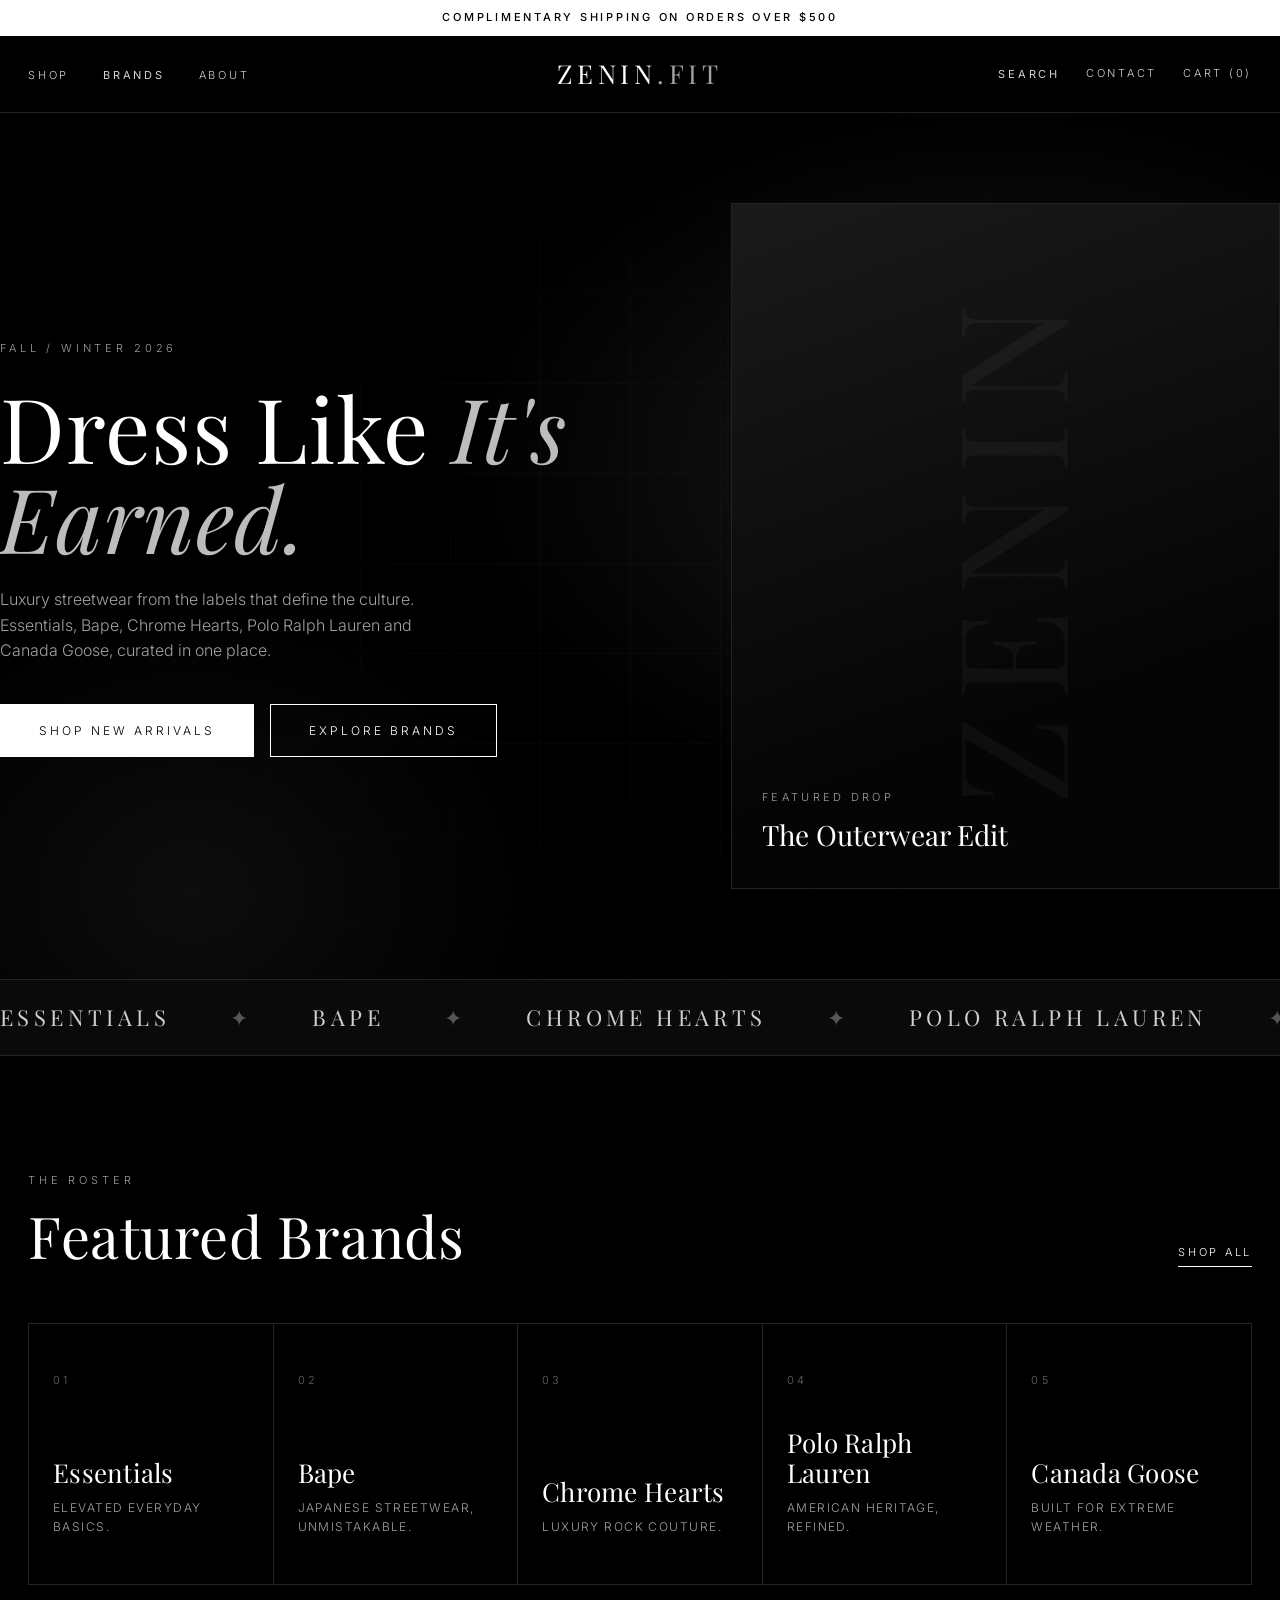
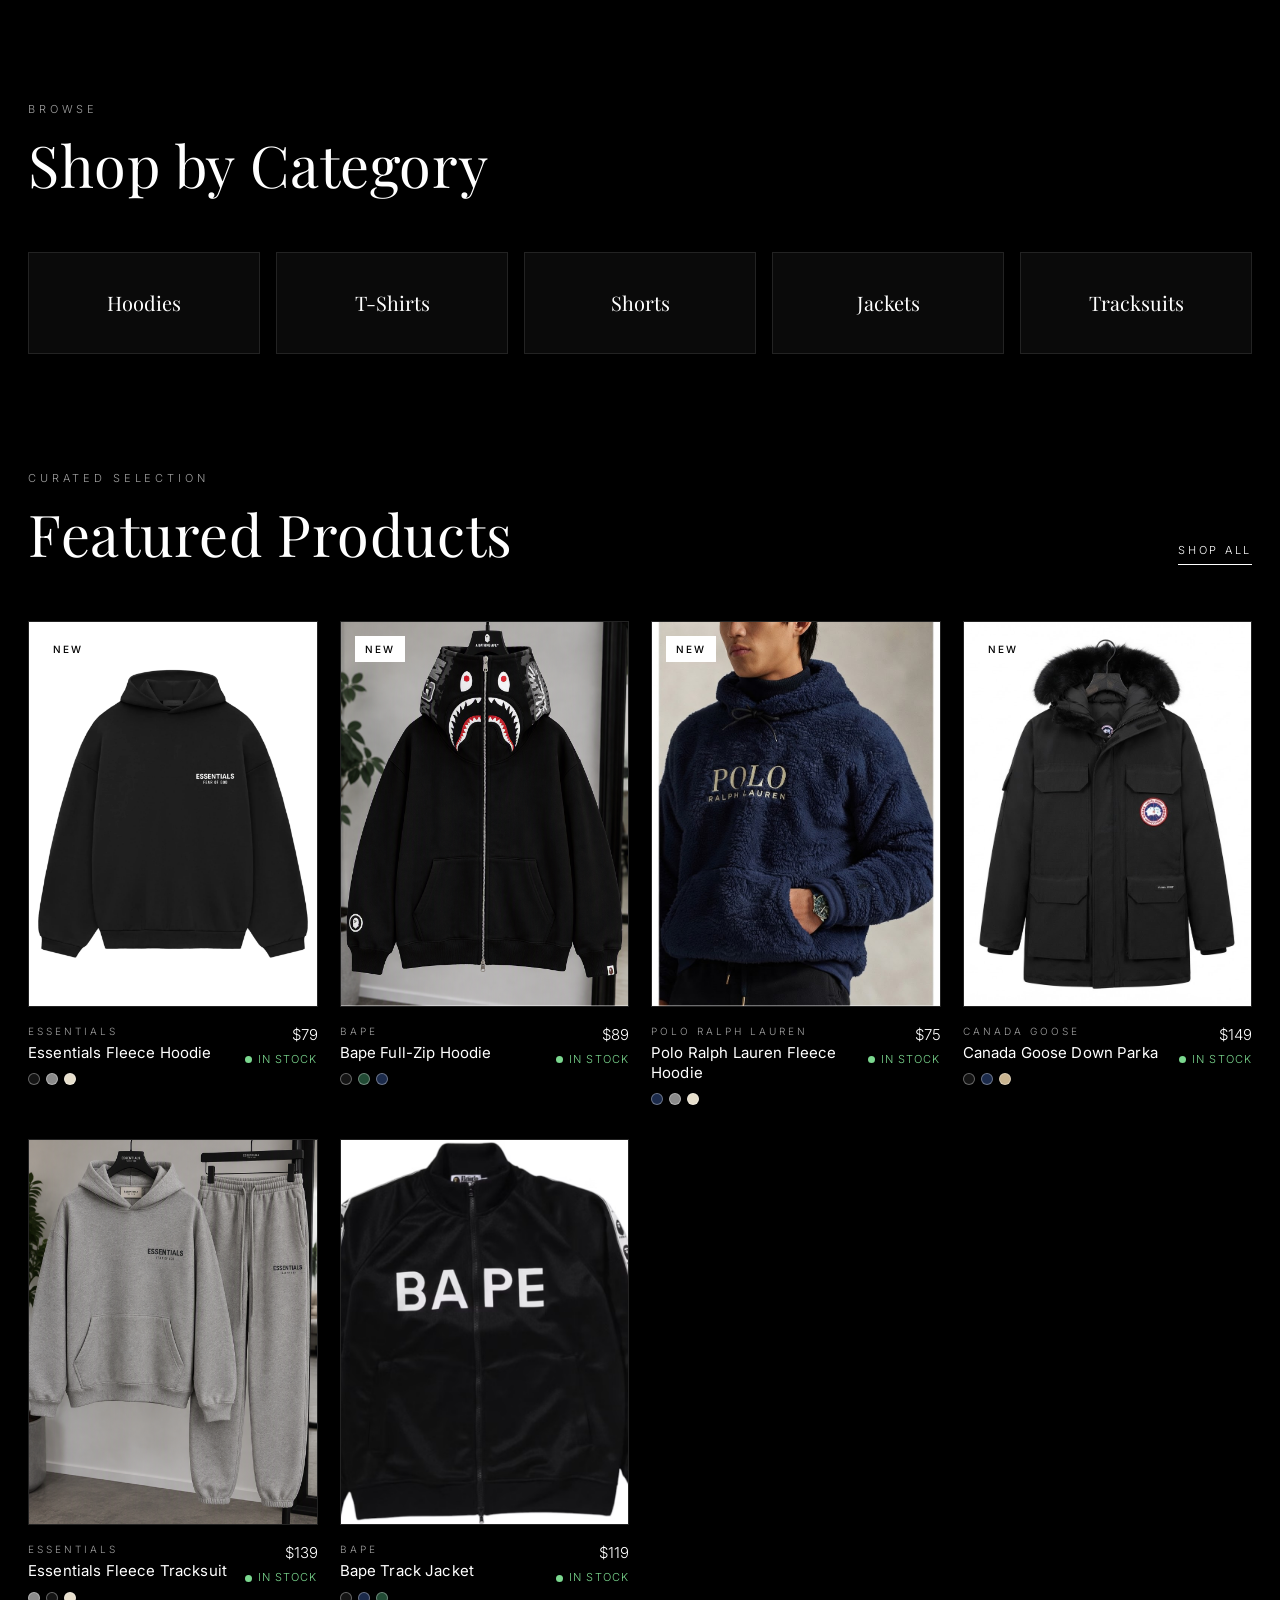
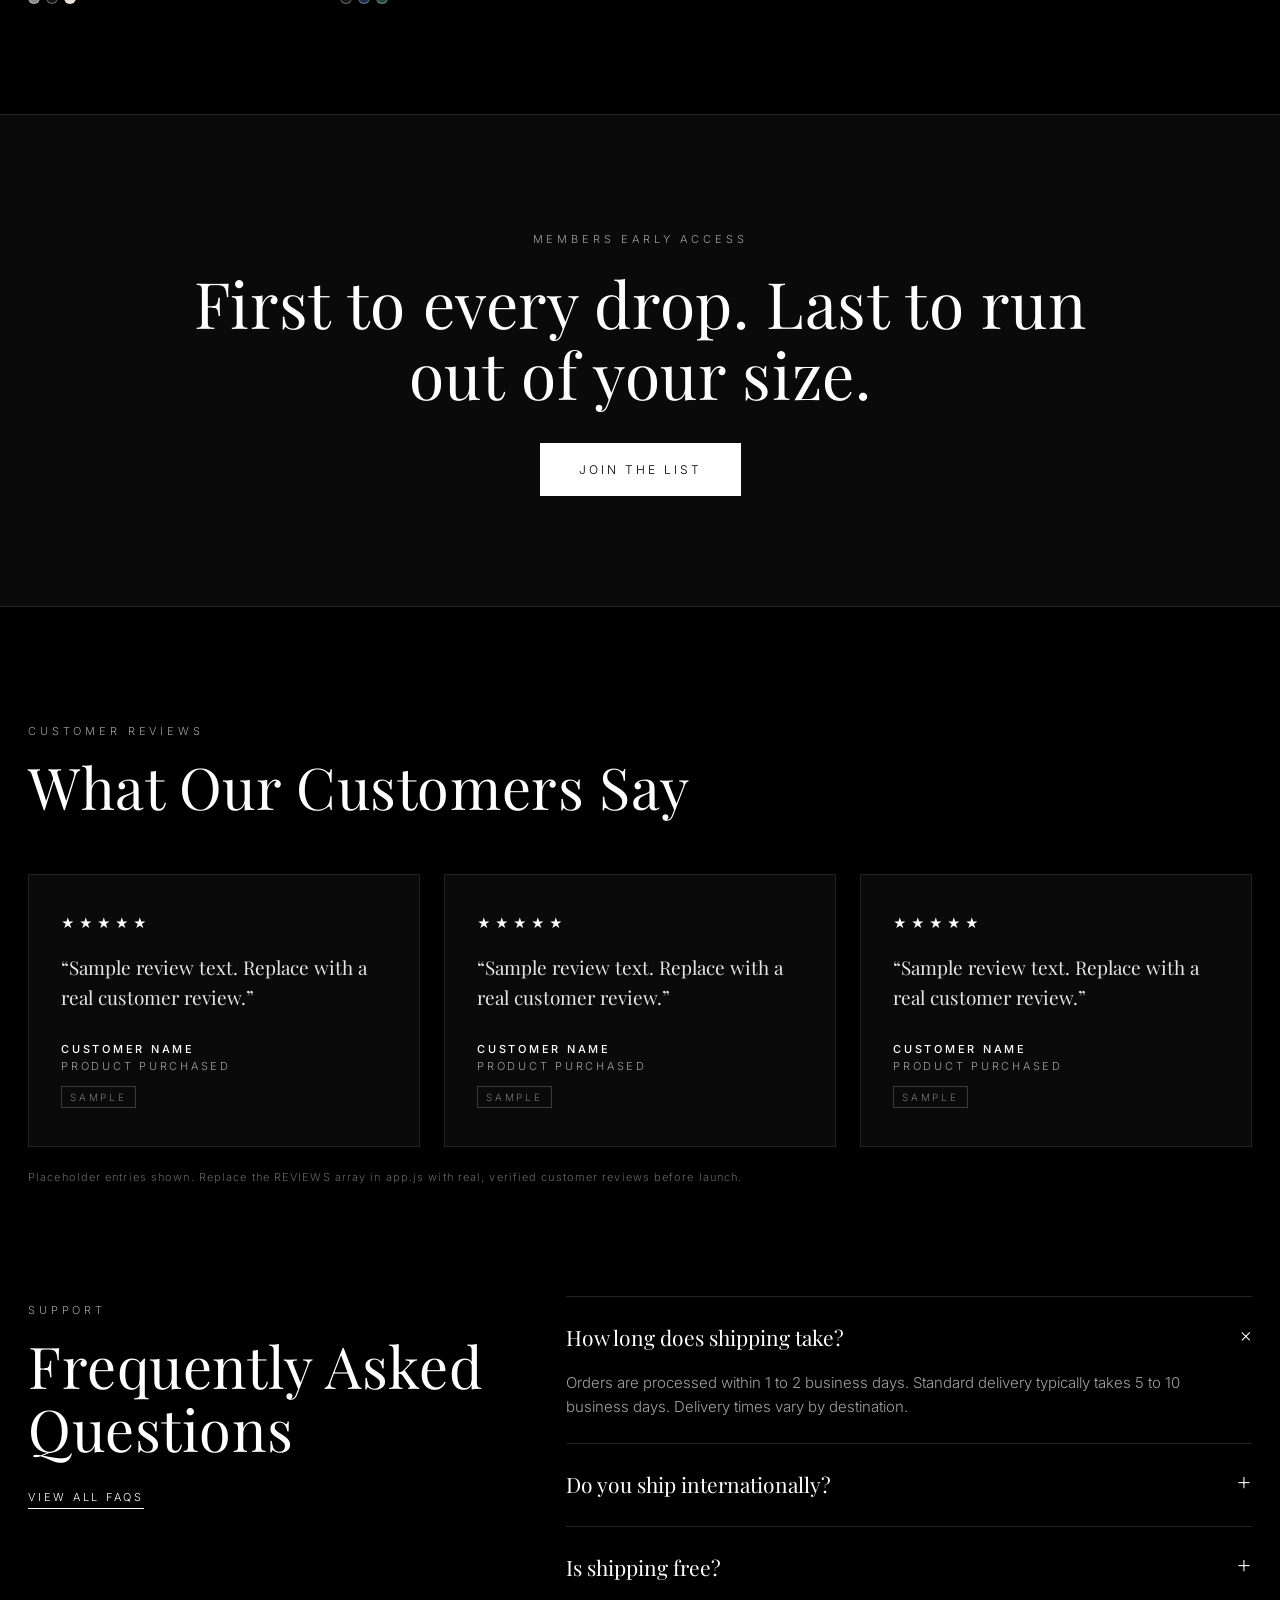
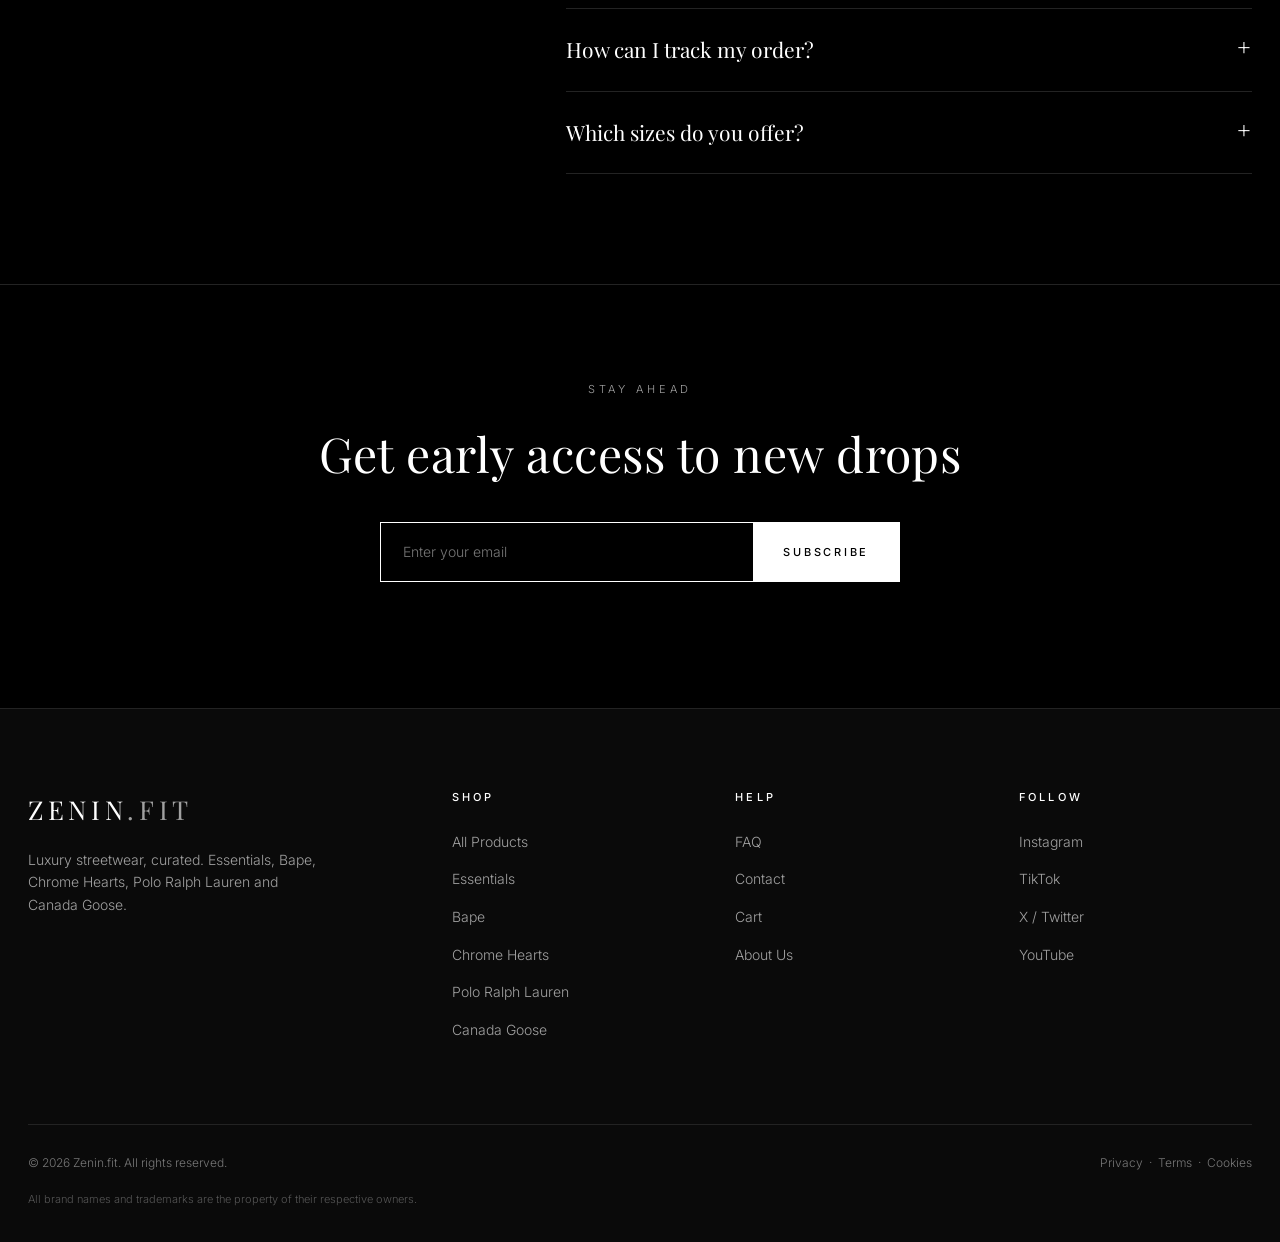
<file: index.html>
<!doctype html>
<html lang="en">
<head>
<meta charset="utf-8">
<meta name="viewport" content="width=device-width, initial-scale=1">
<title>Zenin.fit | Luxury Streetwear</title>
<meta name="description" content="Zenin.fit: luxury streetwear. Essentials, Bape, Chrome Hearts, Polo Ralph Lauren and Canada Goose.">
<link rel="preconnect" href="https://fonts.googleapis.com">
<link rel="preconnect" href="https://fonts.gstatic.com" crossorigin>
<link href="https://fonts.googleapis.com/css2?family=Inter:wght@300;400;500;600&family=Playfair+Display:wght@400;500;600&display=swap" rel="stylesheet">
<link rel="stylesheet" href="styles.css">
</head>
<body data-page="home">
<div id="site-header"></div>

<main id="main">
  <section class="hero">
    <div class="wrap hero-inner">
      <div>
        <span class="eyebrow">Fall / Winter 2026</span>
        <h1>Dress Like <em>It's Earned.</em></h1>
        <p>Luxury streetwear from the labels that define the culture. Essentials, Bape, Chrome Hearts, Polo Ralph Lauren and Canada Goose, curated in one place.</p>
        <div class="hero-cta">
          <a href="shop.html" class="btn solid">Shop New Arrivals</a>
          <a href="#brands" class="btn">Explore Brands</a>
        </div>
      </div>
      <div class="hero-card"><div class="tag"><small>Featured Drop</small><strong>The Outerwear Edit</strong></div></div>
    </div>
  </section>

  <div class="marquee" aria-hidden="true">
    <div>
      <span>Essentials</span><i>✦</i><span>Bape</span><i>✦</i><span>Chrome Hearts</span><i>✦</i><span>Polo Ralph Lauren</span><i>✦</i><span>Canada Goose</span><i>✦</i>
      <span>Essentials</span><i>✦</i><span>Bape</span><i>✦</i><span>Chrome Hearts</span><i>✦</i><span>Polo Ralph Lauren</span><i>✦</i><span>Canada Goose</span><i>✦</i>
    </div>
  </div>

  <section id="brands">
    <div class="wrap">
      <div class="head"><div><span class="eyebrow">The Roster</span><h2>Featured Brands</h2></div><a href="shop.html" class="link">Shop All</a></div>
      <div class="brands" id="homeBrands"></div>
    </div>
  </section>

  <section style="padding-top:0">
    <div class="wrap">
      <div class="head"><div><span class="eyebrow">Browse</span><h2>Shop by Category</h2></div></div>
      <div class="cats">
        <a class="cat" href="shop.html?category=hoodie">Hoodies</a>
        <a class="cat" href="shop.html?category=tshirt">T-Shirts</a>
        <a class="cat" href="shop.html?category=shorts">Shorts</a>
        <a class="cat" href="shop.html?category=jacket">Jackets</a>
        <a class="cat" href="shop.html?category=tracksuit">Tracksuits</a>
      </div>
    </div>
  </section>

  <section id="products" style="padding-top:0">
    <div class="wrap">
      <div class="head"><div><span class="eyebrow">Curated Selection</span><h2>Featured Products</h2></div><a href="shop.html" class="link">Shop All</a></div>
      <div class="products" id="homeProducts"></div>
    </div>
  </section>

  <div class="banner">
    <div class="wrap">
      <span class="eyebrow">Members Early Access</span>
      <h2>First to every drop. Last to run out of your size.</h2>
      <a href="#newsletter" class="btn solid">Join The List</a>
    </div>
  </div>

  <section id="reviews">
    <div class="wrap">
      <div class="head"><div><span class="eyebrow">Customer Reviews</span><h2>What Our Customers Say</h2></div></div>
      <div class="reviews" id="homeReviews"></div>
      <p class="note" id="reviewNote">Placeholder entries shown. Replace the REVIEWS array in app.js with real, verified customer reviews before launch.</p>
    </div>
  </section>

  <section id="faq" style="padding-top:0">
    <div class="wrap faq-grid">
      <div>
        <span class="eyebrow">Support</span>
        <h2 style="font-size:clamp(34px,4.5vw,58px);line-height:1.1;margin:12px 0 22px">Frequently Asked Questions</h2>
        <a href="faq.html" class="link">View All FAQs</a>
      </div>
      <div id="homeFaq"></div>
    </div>
  </section>
</main>

<div id="site-footer"></div>
<script src="products.js"></script>
<script src="app.js"></script>
</body>
</html>
</file>
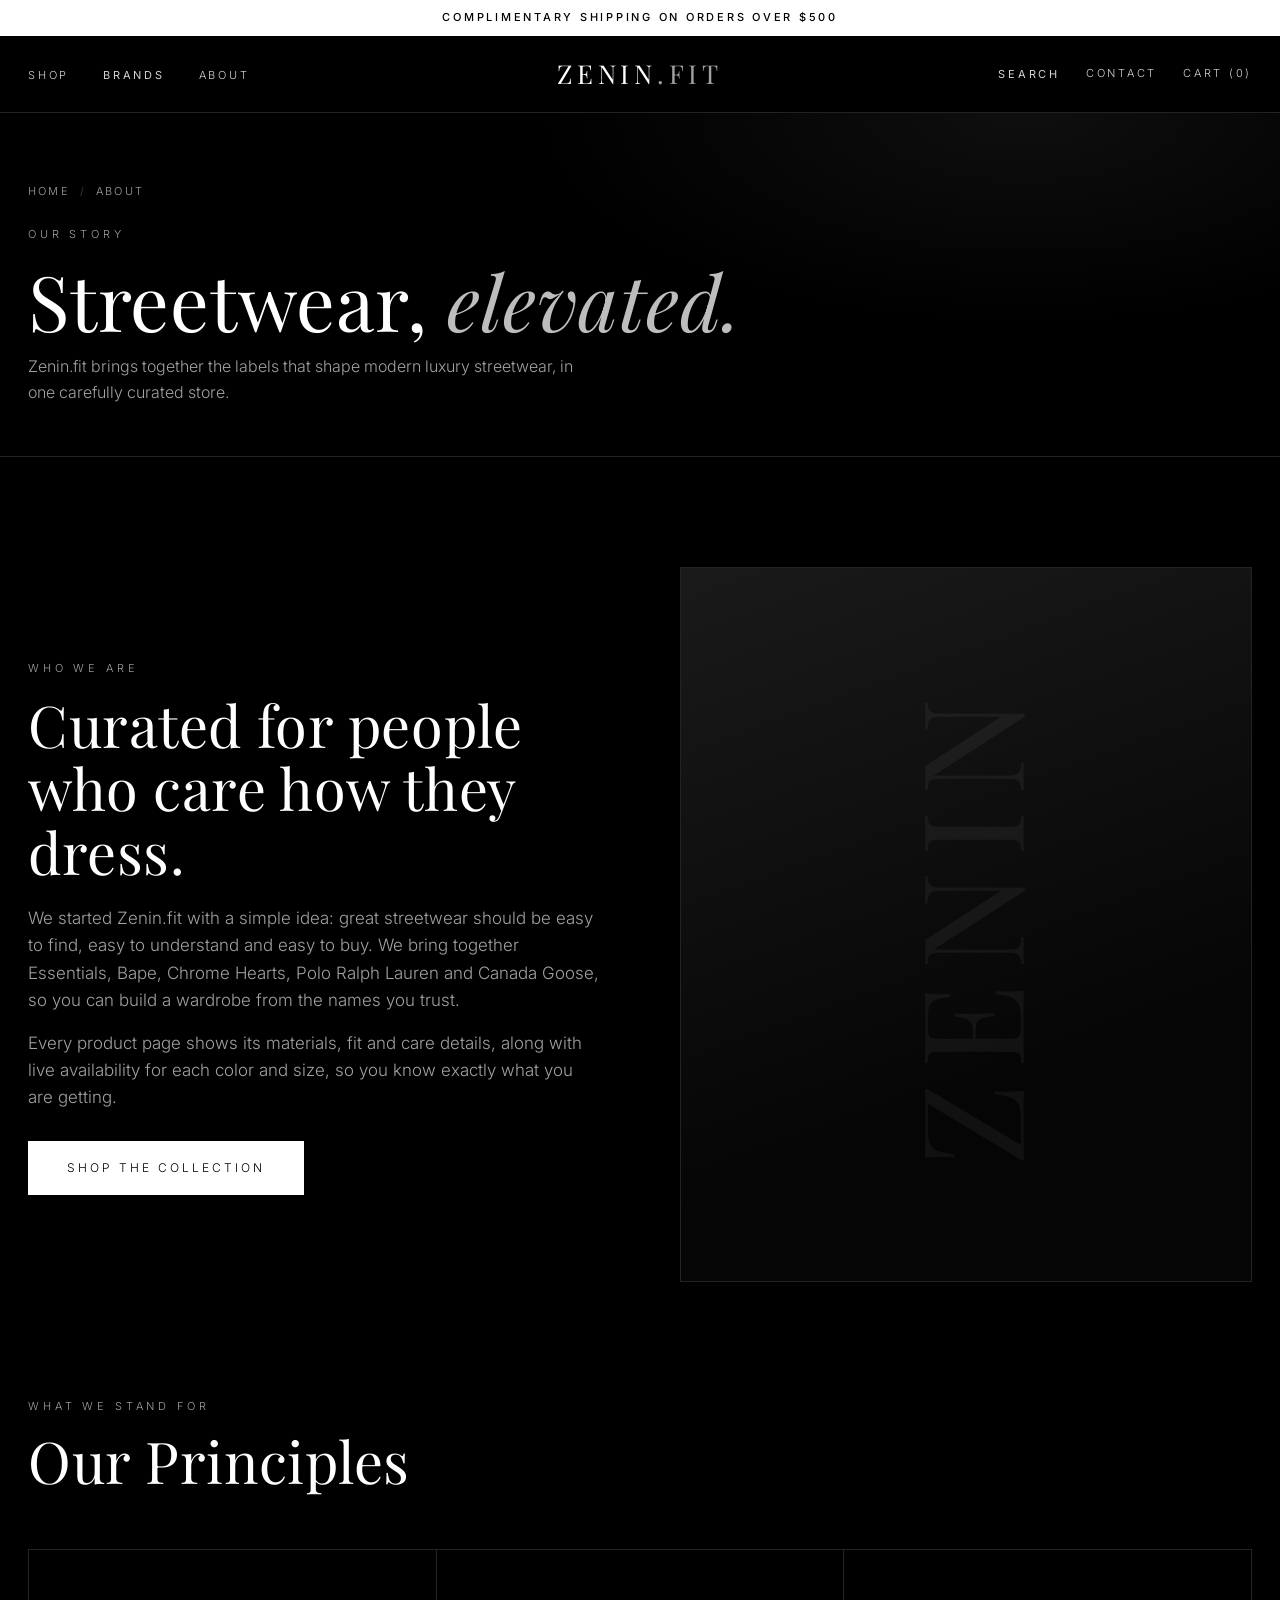
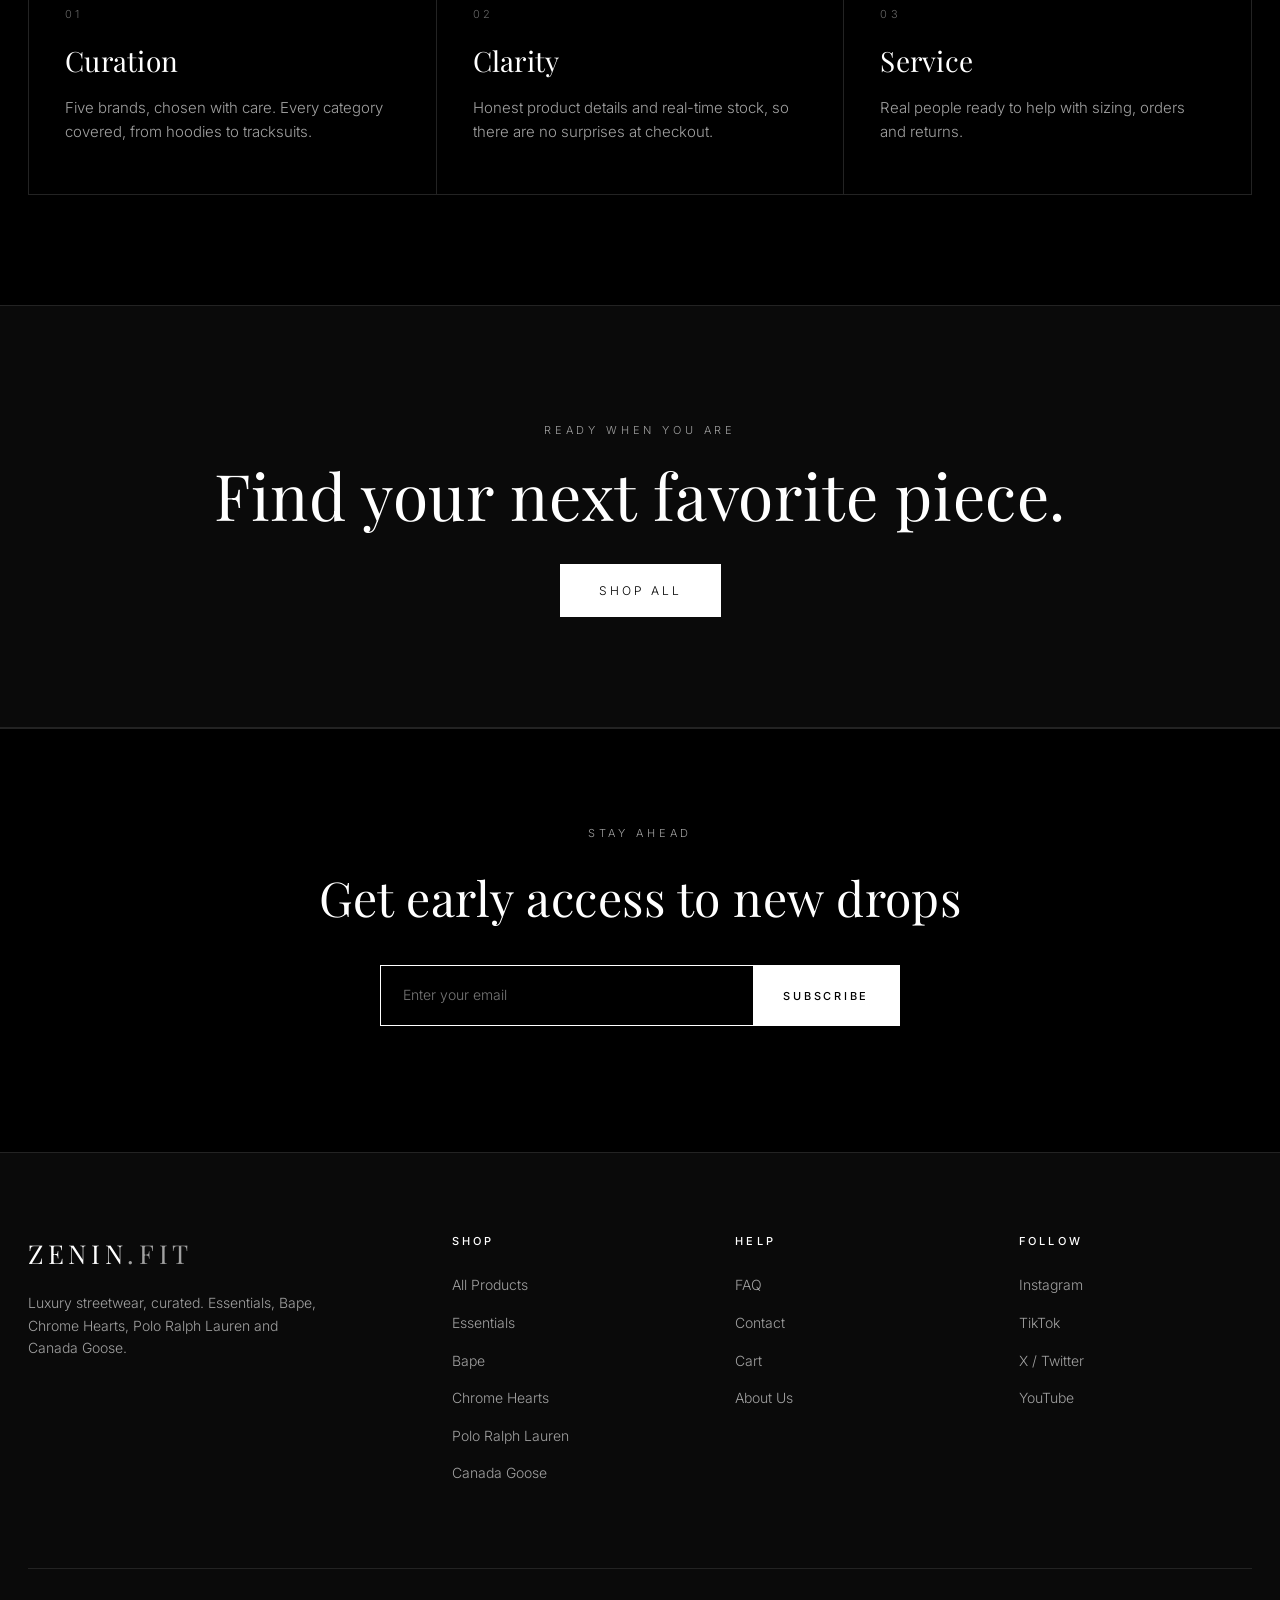
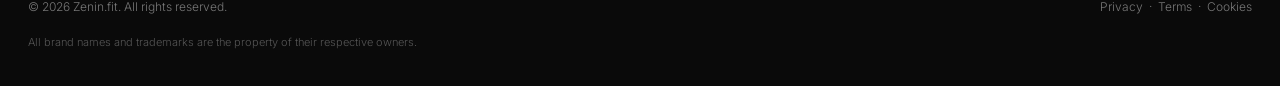
<file: about.html>
<!doctype html>
<html lang="en">
<head>
<meta charset="utf-8">
<meta name="viewport" content="width=device-width, initial-scale=1">
<title>About Us | Zenin.fit</title>
<meta name="description" content="About Zenin.fit: a curated luxury streetwear store.">
<link rel="preconnect" href="https://fonts.googleapis.com">
<link rel="preconnect" href="https://fonts.gstatic.com" crossorigin>
<link href="https://fonts.googleapis.com/css2?family=Inter:wght@300;400;500;600&family=Playfair+Display:wght@400;500;600&display=swap" rel="stylesheet">
<link rel="stylesheet" href="styles.css">
</head>
<body data-page="about">
<div id="site-header"></div>

<main id="main">
  <section class="page-head">
    <div class="wrap">
      <nav class="crumbs"><a href="index.html">Home</a><span>/</span>About</nav>
      <span class="eyebrow">Our Story</span>
      <h1>Streetwear, <em style="color:#bdbdbd">elevated.</em></h1>
      <p class="lead">Zenin.fit brings together the labels that shape modern luxury streetwear, in one carefully curated store.</p>
    </div>
  </section>

  <!-- SAMPLE COPY: replace with your real story -->
  <section>
    <div class="wrap split">
      <div>
        <span class="eyebrow">Who We Are</span>
        <h2>Curated for people who care how they dress.</h2>
        <p>We started Zenin.fit with a simple idea: great streetwear should be easy to find, easy to understand and easy to buy. We bring together Essentials, Bape, Chrome Hearts, Polo Ralph Lauren and Canada Goose, so you can build a wardrobe from the names you trust.</p>
        <p>Every product page shows its materials, fit and care details, along with live availability for each color and size, so you know exactly what you are getting.</p>
        <a href="shop.html" class="btn solid" style="margin-top:14px">Shop the Collection</a>
      </div>
      <div class="visual"></div>
    </div>
  </section>

  <section style="padding-top:0">
    <div class="wrap">
      <div class="head"><div><span class="eyebrow">What We Stand For</span><h2>Our Principles</h2></div></div>
      <div class="pillars">
        <div class="pillar"><span>01</span><h3>Curation</h3><p>Five brands, chosen with care. Every category covered, from hoodies to tracksuits.</p></div>
        <div class="pillar"><span>02</span><h3>Clarity</h3><p>Honest product details and real-time stock, so there are no surprises at checkout.</p></div>
        <div class="pillar"><span>03</span><h3>Service</h3><p>Real people ready to help with sizing, orders and returns.</p></div>
      </div>
    </div>
  </section>

  <div class="banner">
    <div class="wrap">
      <span class="eyebrow">Ready when you are</span>
      <h2>Find your next favorite piece.</h2>
      <a href="shop.html" class="btn solid">Shop All</a>
    </div>
  </div>
</main>

<div id="site-footer"></div>
<script src="products.js"></script>
<script src="app.js"></script>
</body>
</html>
</file>
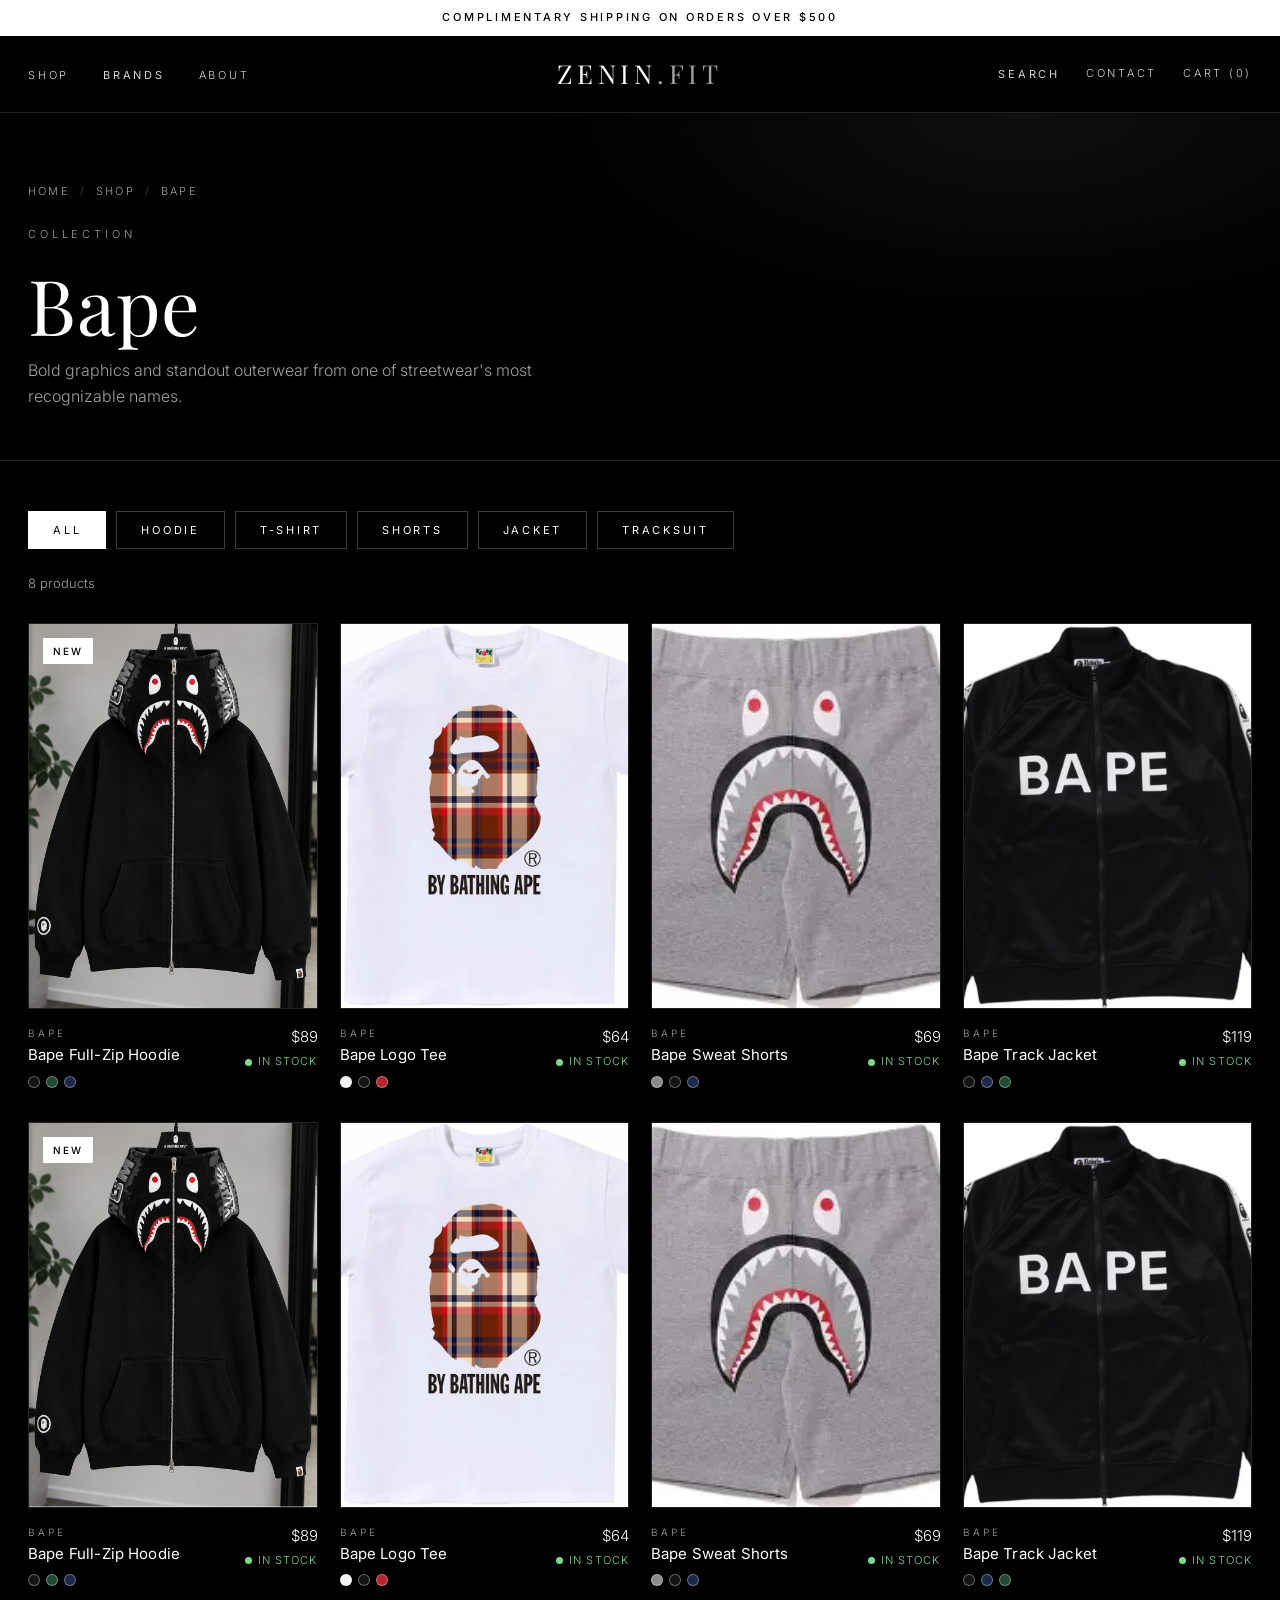
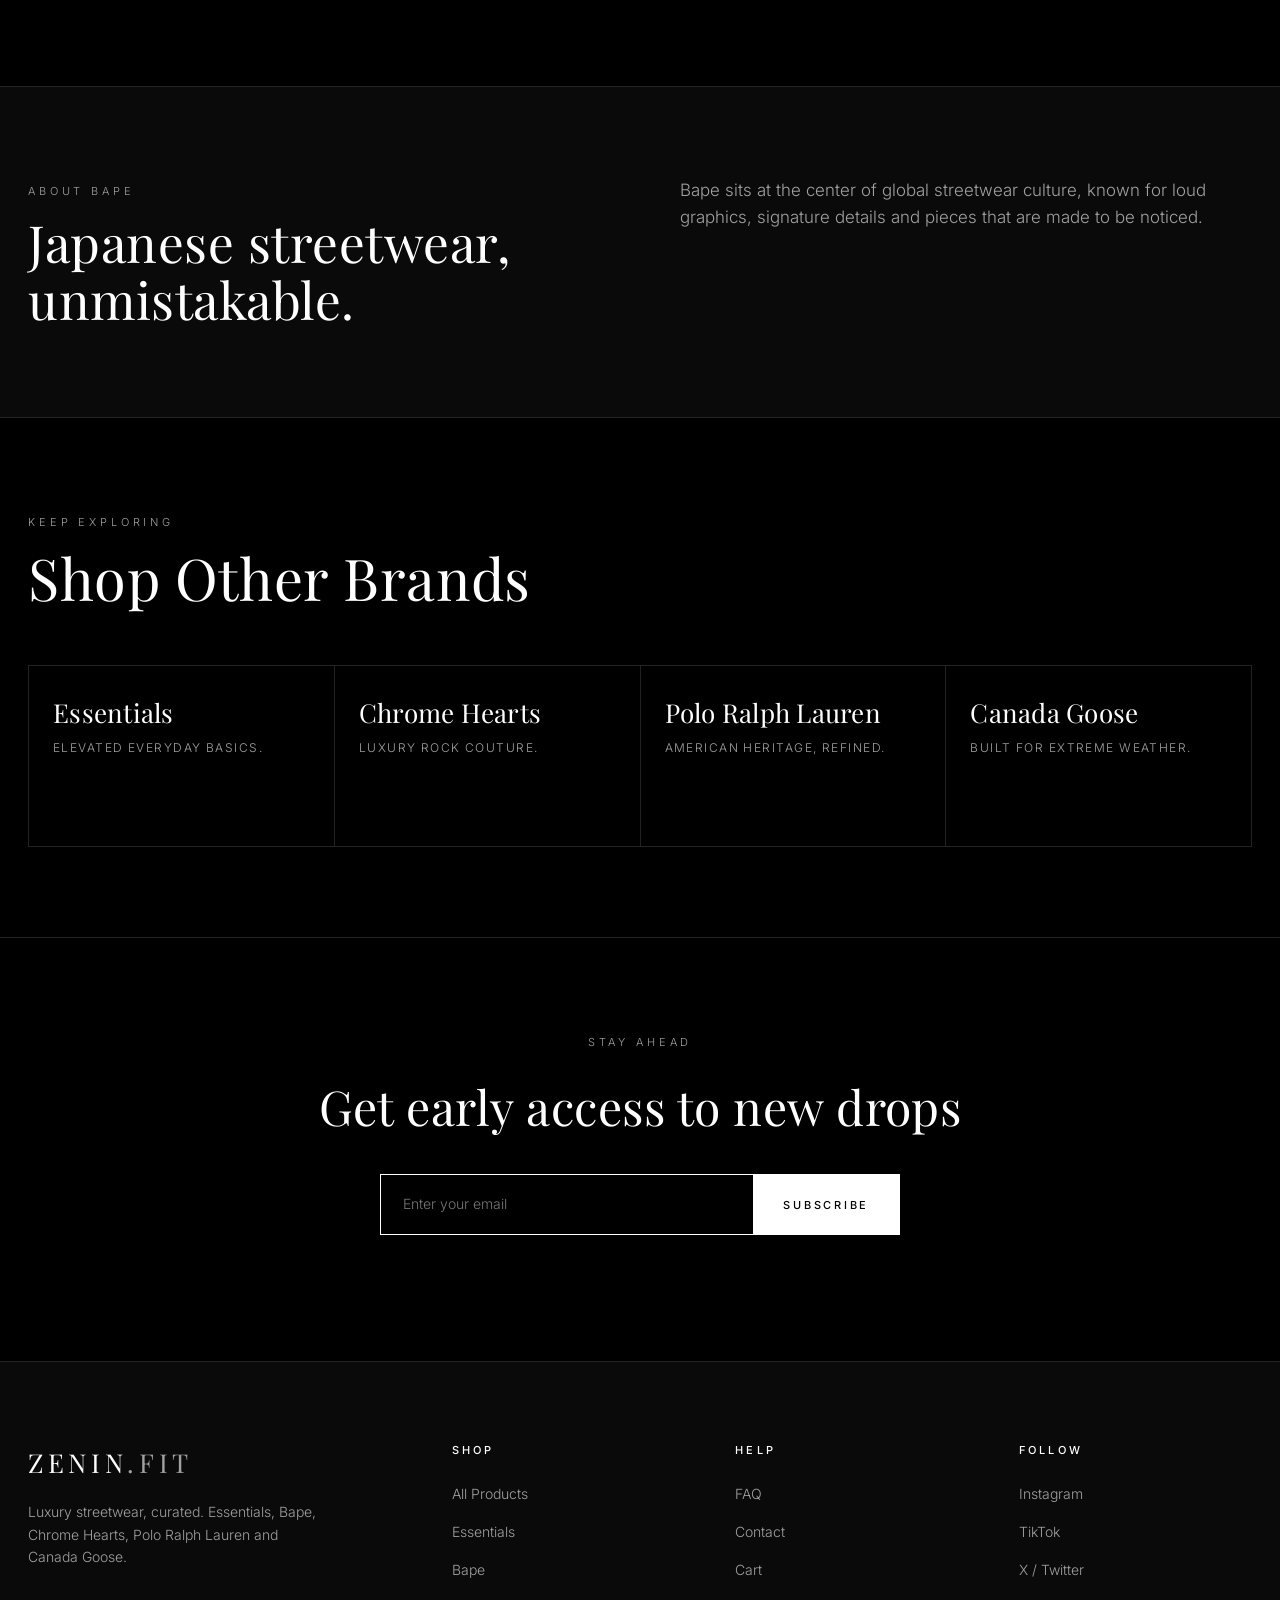
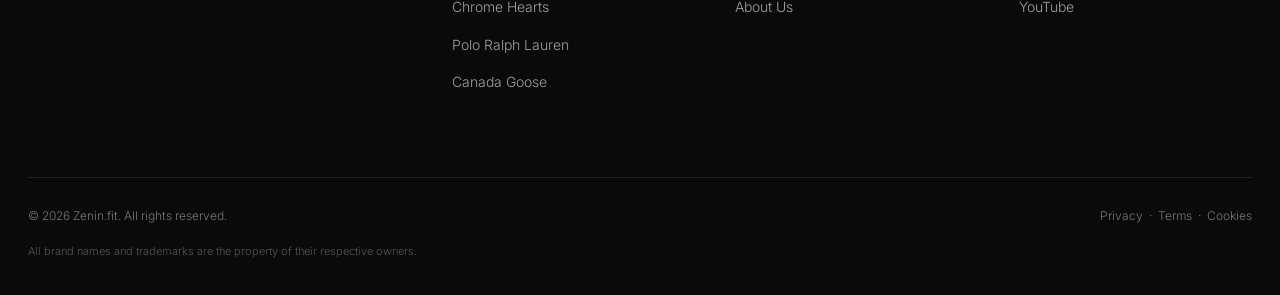
<file: bape.html>
<!doctype html>
<html lang="en">
<head>
<meta charset="utf-8">
<meta name="viewport" content="width=device-width, initial-scale=1">
<title>Bape Collection | Zenin.fit</title>
<meta name="description" content="Shop the Bape collection at Zenin.fit: hoodies, t-shirts, shorts, jackets and tracksuits.">
<link rel="preconnect" href="https://fonts.googleapis.com">
<link rel="preconnect" href="https://fonts.gstatic.com" crossorigin>
<link href="https://fonts.googleapis.com/css2?family=Inter:wght@300;400;500;600&family=Playfair+Display:wght@400;500;600&display=swap" rel="stylesheet">
<link rel="stylesheet" href="styles.css">
</head>
<body data-page="brand" data-brand="bape">
<div id="site-header"></div>
<main id="main"></main>
<div id="site-footer"></div>
<script src="products.js"></script>
<script src="app.js"></script>
</body>
</html>
</file>
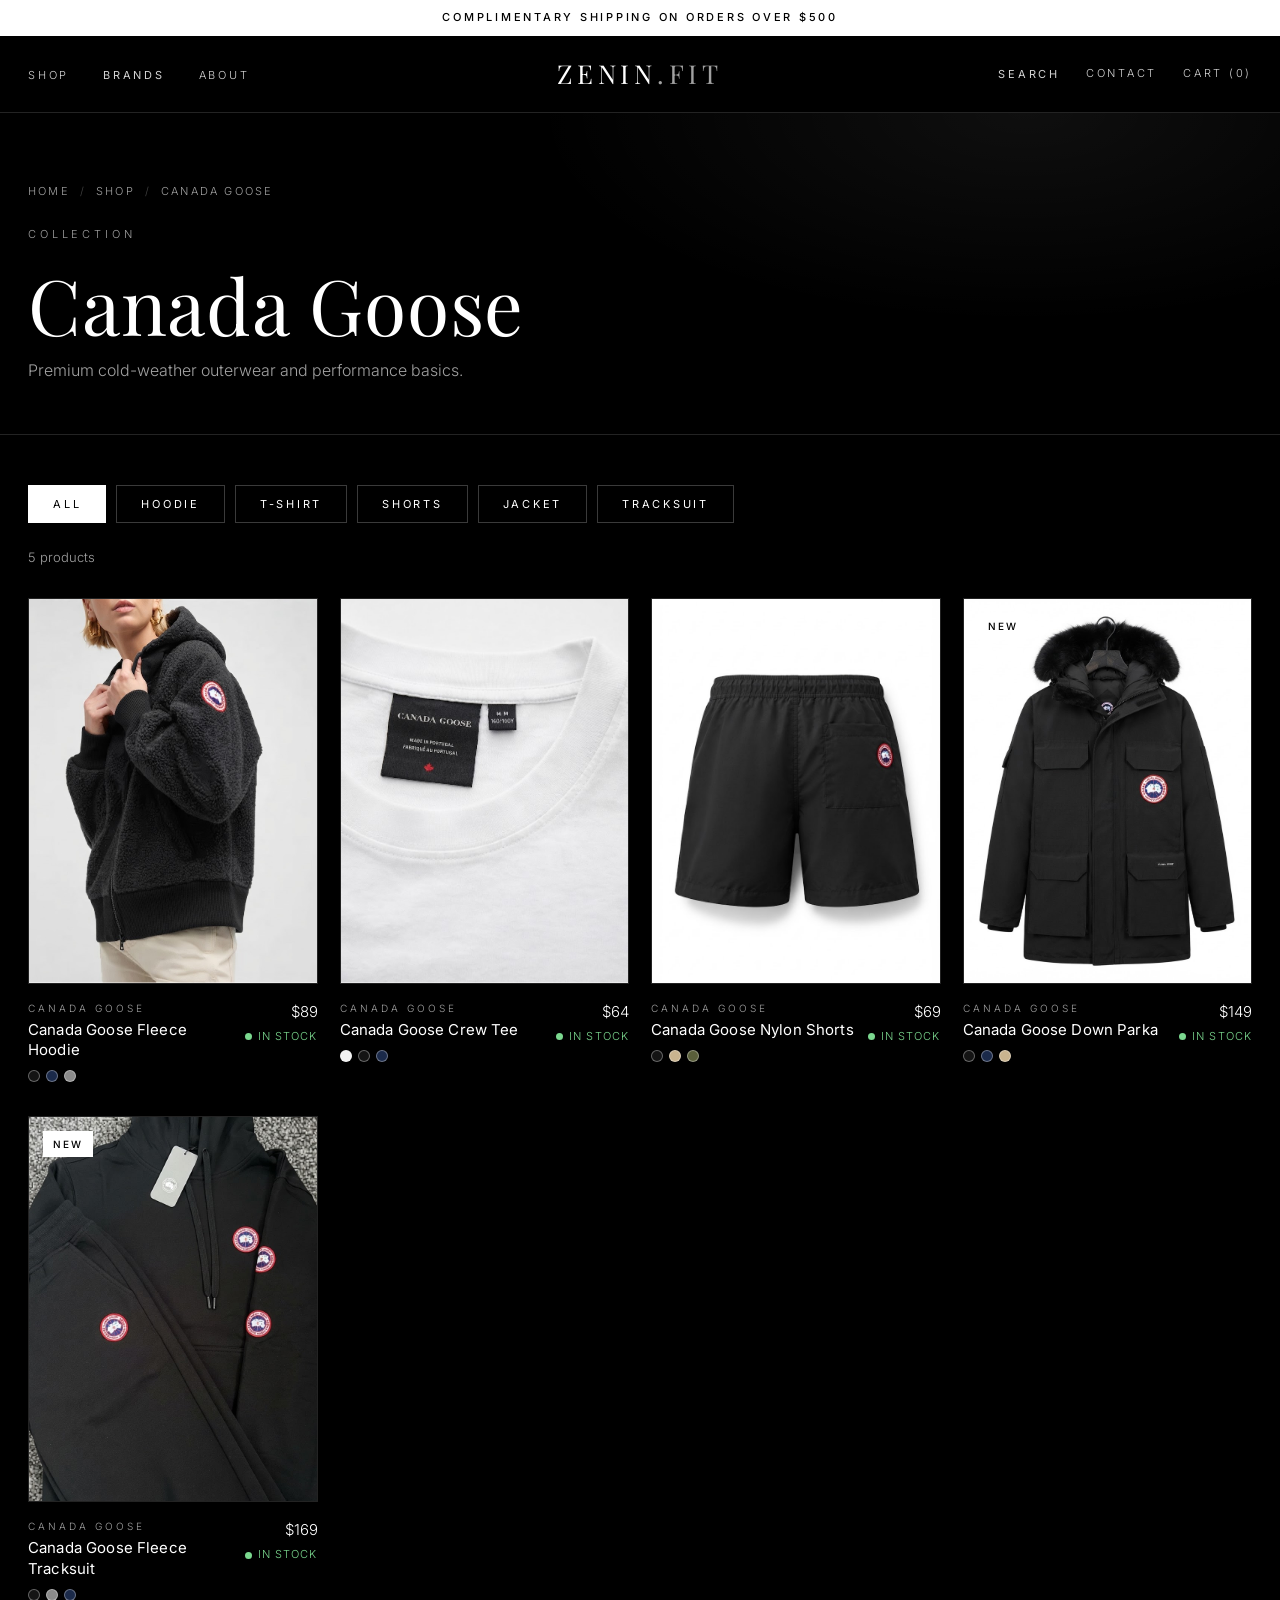
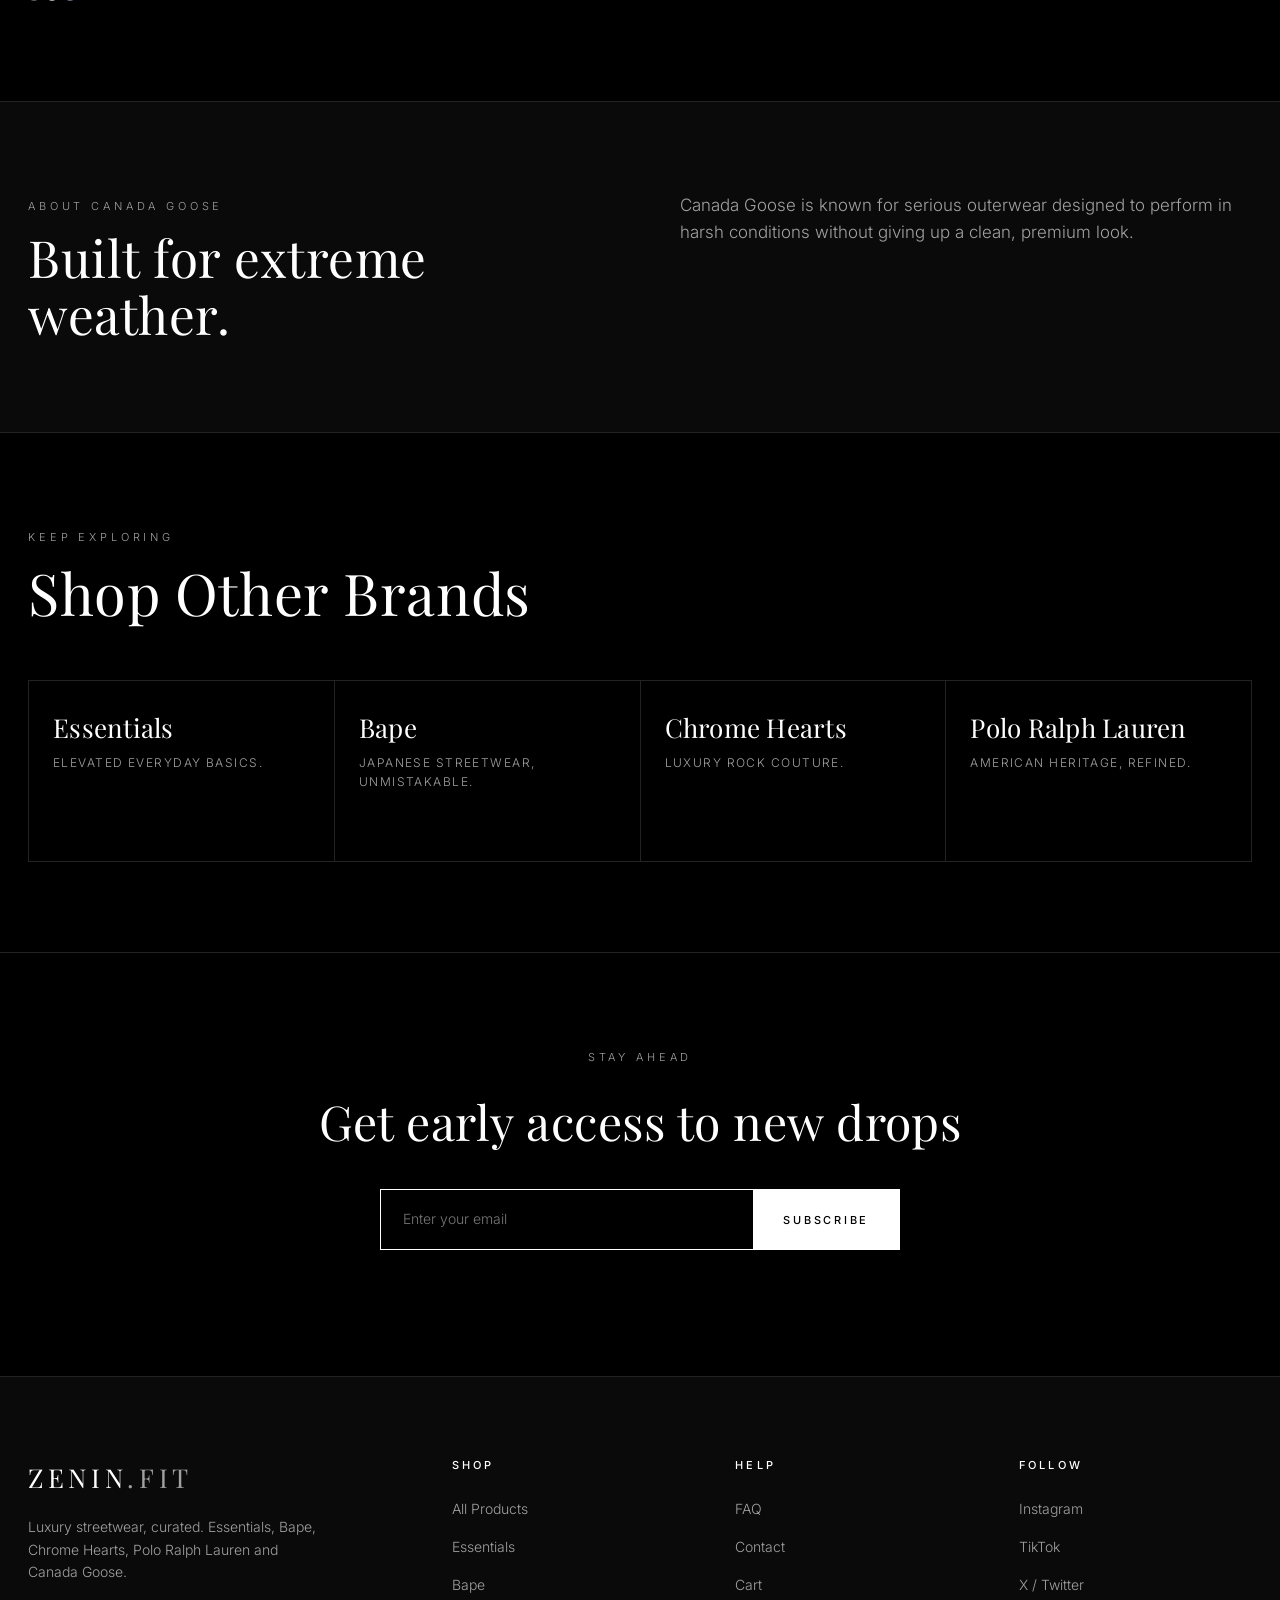
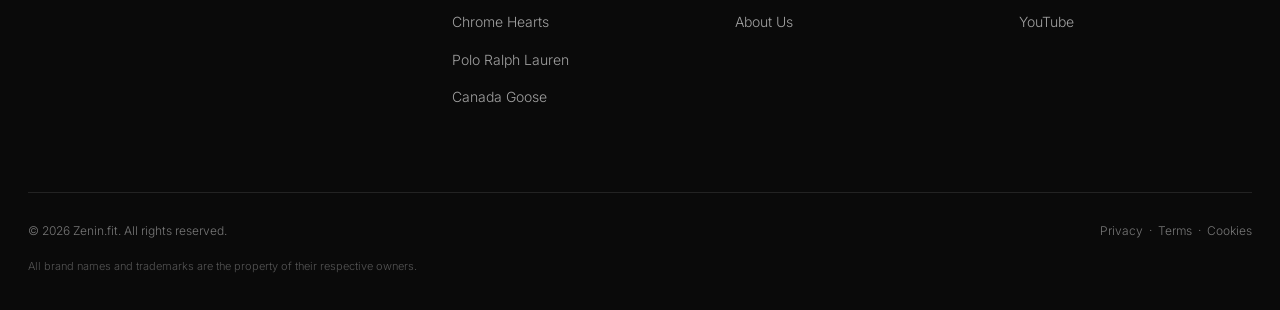
<file: canada-goose.html>
<!doctype html>
<html lang="en">
<head>
<meta charset="utf-8">
<meta name="viewport" content="width=device-width, initial-scale=1">
<title>Canada Goose Collection | Zenin.fit</title>
<meta name="description" content="Shop the Canada Goose collection at Zenin.fit: hoodies, t-shirts, shorts, jackets and tracksuits.">
<link rel="preconnect" href="https://fonts.googleapis.com">
<link rel="preconnect" href="https://fonts.gstatic.com" crossorigin>
<link href="https://fonts.googleapis.com/css2?family=Inter:wght@300;400;500;600&family=Playfair+Display:wght@400;500;600&display=swap" rel="stylesheet">
<link rel="stylesheet" href="styles.css">
</head>
<body data-page="brand" data-brand="canada-goose">
<div id="site-header"></div>
<main id="main"></main>
<div id="site-footer"></div>
<script src="products.js"></script>
<script src="app.js"></script>
</body>
</html>
</file>
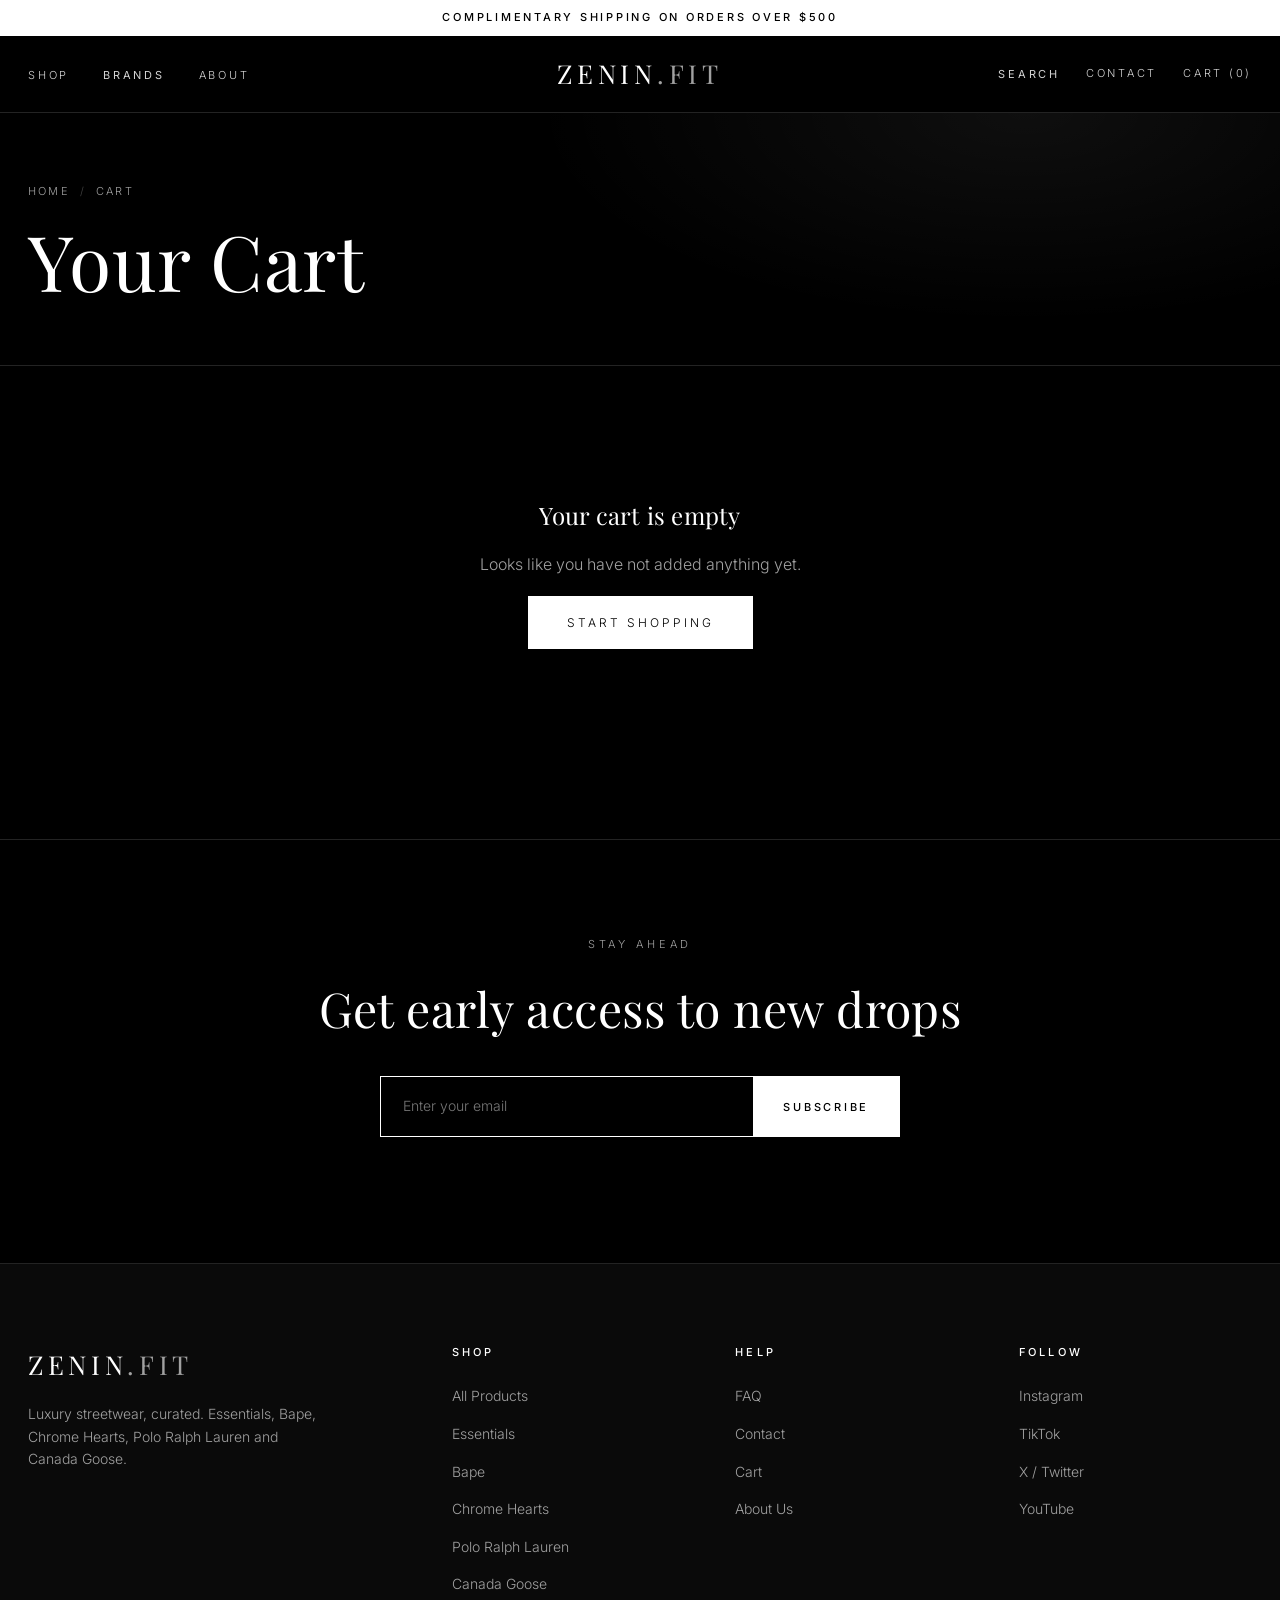
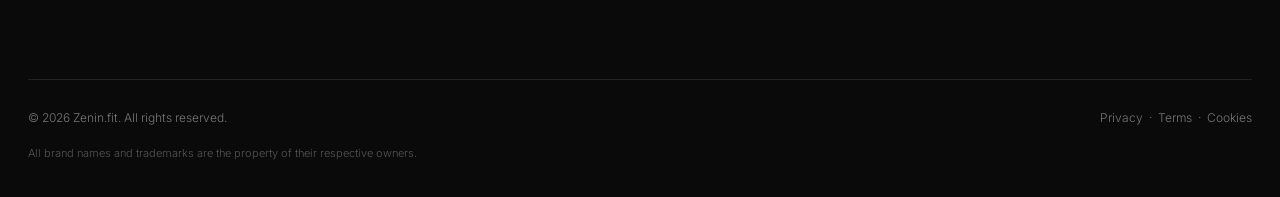
<file: cart.html>
<!doctype html>
<html lang="en">
<head>
<meta charset="utf-8">
<meta name="viewport" content="width=device-width, initial-scale=1">
<title>Cart | Zenin.fit</title>
<meta name="description" content="Review your Zenin.fit cart.">
<meta name="robots" content="noindex">
<link rel="preconnect" href="https://fonts.googleapis.com">
<link rel="preconnect" href="https://fonts.gstatic.com" crossorigin>
<link href="https://fonts.googleapis.com/css2?family=Inter:wght@300;400;500;600&family=Playfair+Display:wght@400;500;600&display=swap" rel="stylesheet">
<link rel="stylesheet" href="styles.css">
</head>
<body data-page="cart">
<div id="site-header"></div>
<main id="main"></main>
<div id="site-footer"></div>
<script src="products.js"></script>
<script src="app.js"></script>
</body>
</html>
</file>
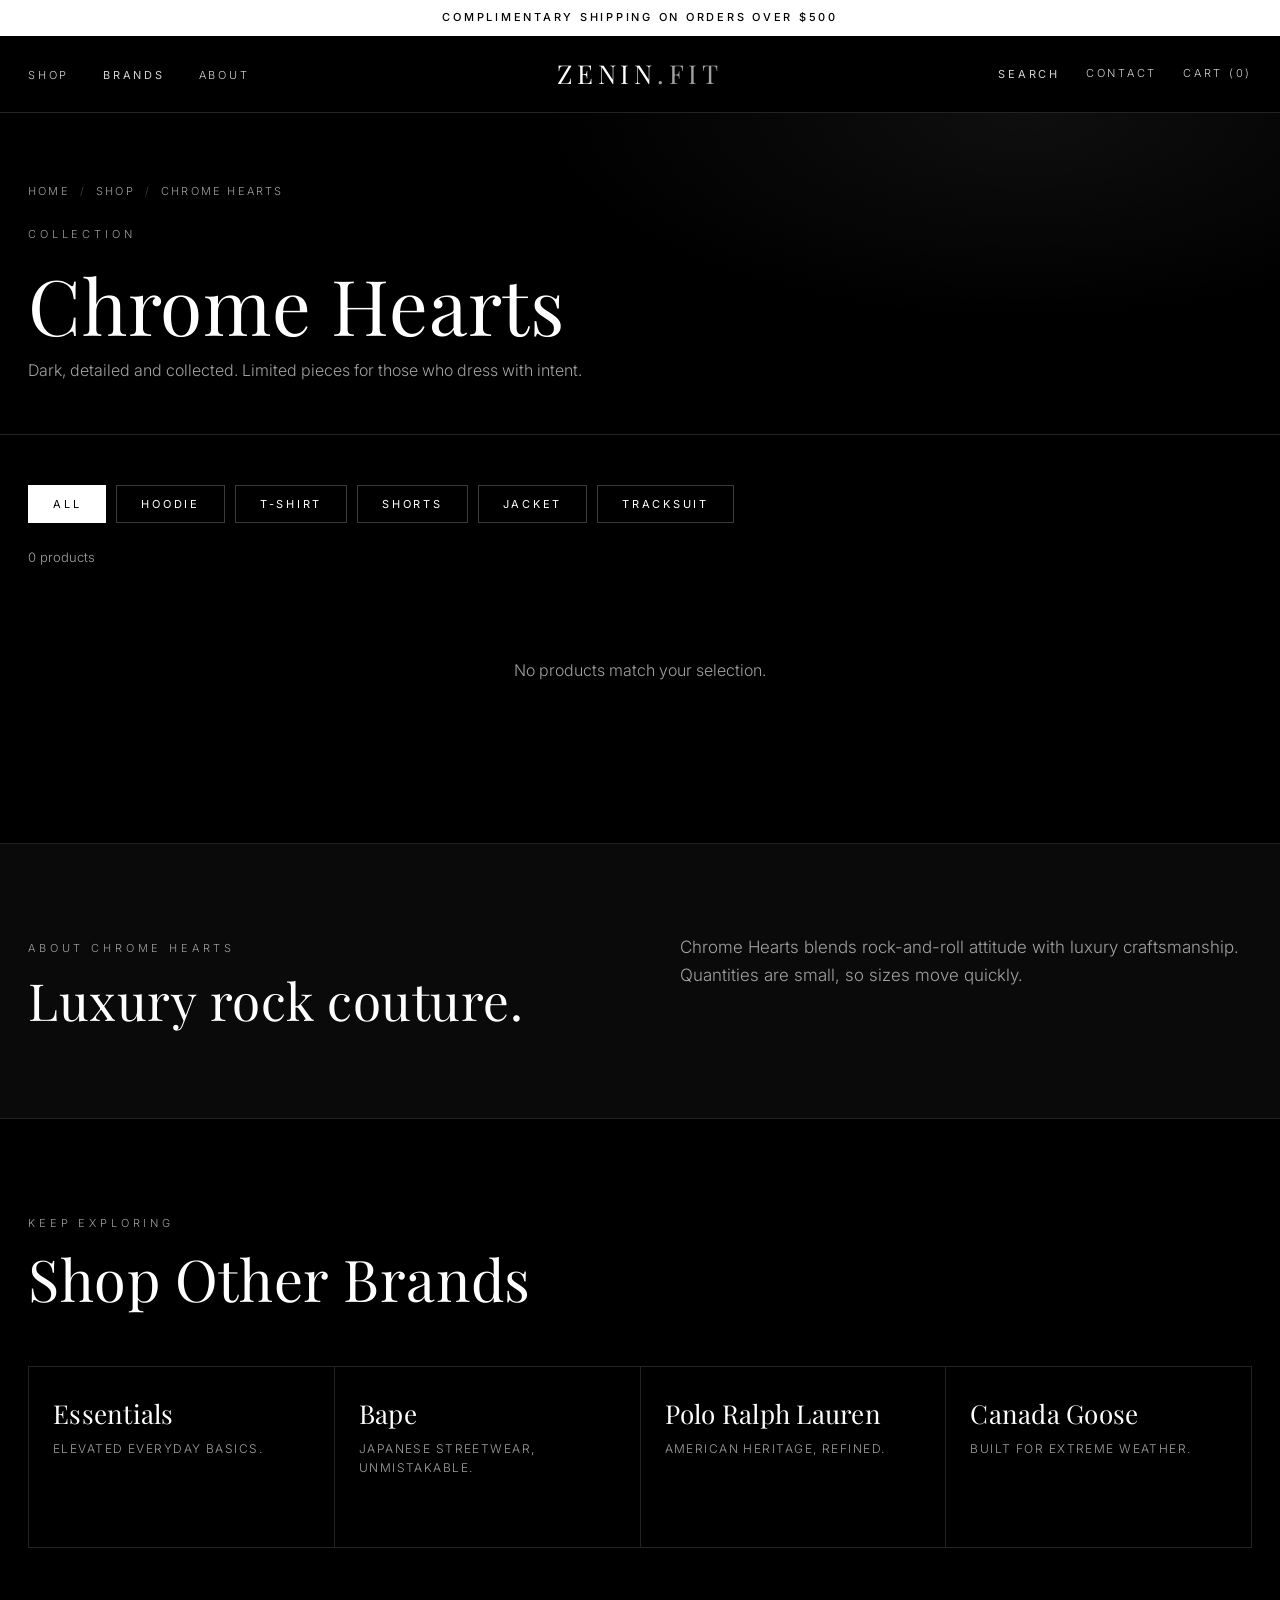
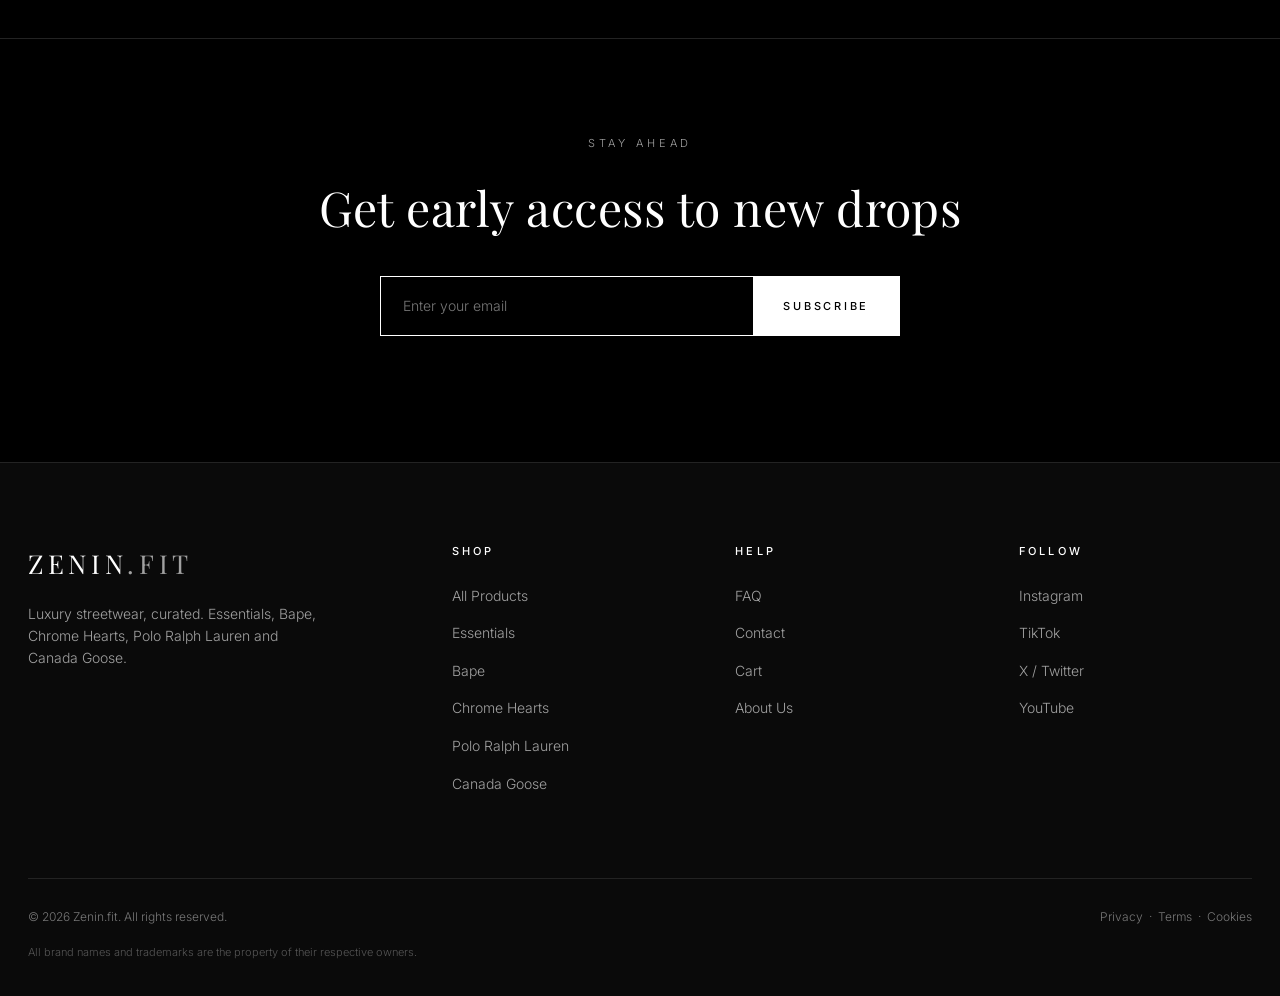
<file: chrome-hearts.html>
<!doctype html>
<html lang="en">
<head>
<meta charset="utf-8">
<meta name="viewport" content="width=device-width, initial-scale=1">
<title>Chrome Hearts Collection | Zenin.fit</title>
<meta name="description" content="Shop the Chrome Hearts collection at Zenin.fit: hoodies, t-shirts, shorts, jackets and tracksuits.">
<link rel="preconnect" href="https://fonts.googleapis.com">
<link rel="preconnect" href="https://fonts.gstatic.com" crossorigin>
<link href="https://fonts.googleapis.com/css2?family=Inter:wght@300;400;500;600&family=Playfair+Display:wght@400;500;600&display=swap" rel="stylesheet">
<link rel="stylesheet" href="styles.css">
</head>
<body data-page="brand" data-brand="chrome-hearts">
<div id="site-header"></div>
<main id="main"></main>
<div id="site-footer"></div>
<script src="products.js"></script>
<script src="app.js"></script>
</body>
</html>
</file>
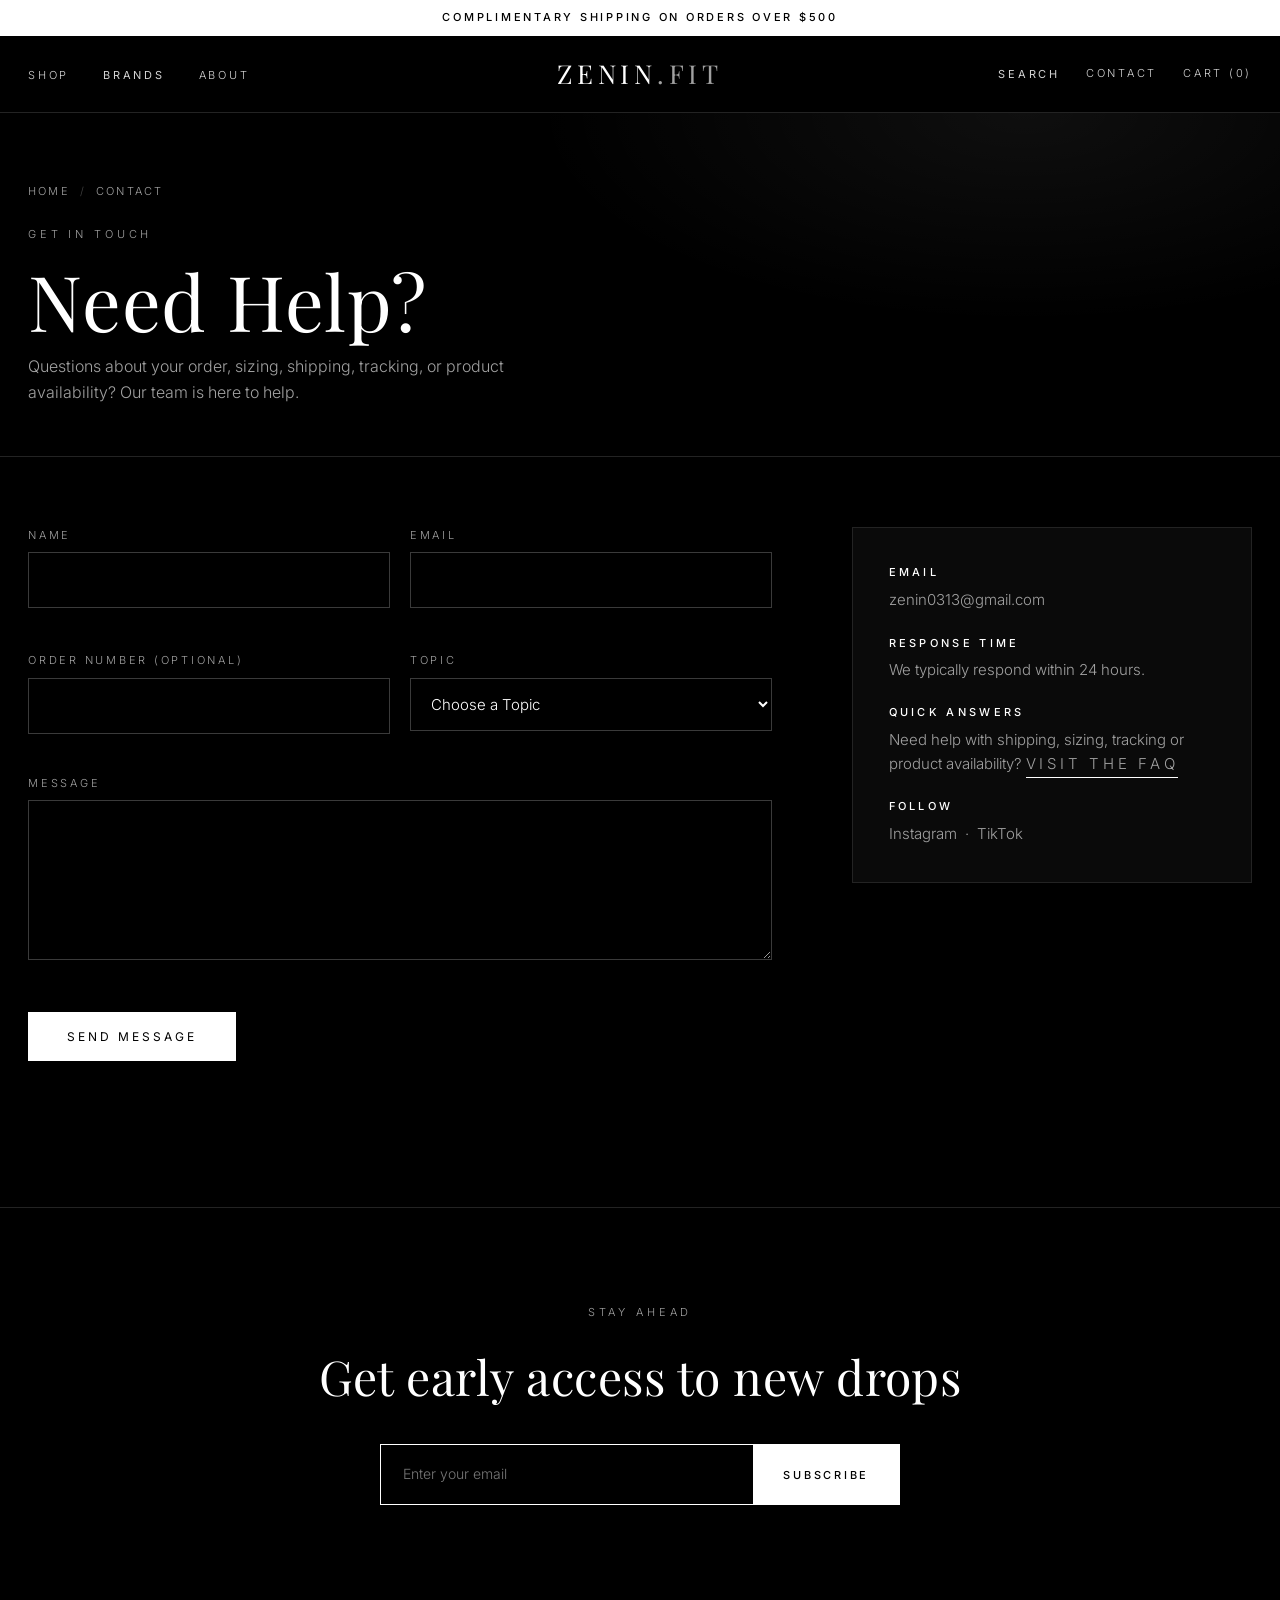
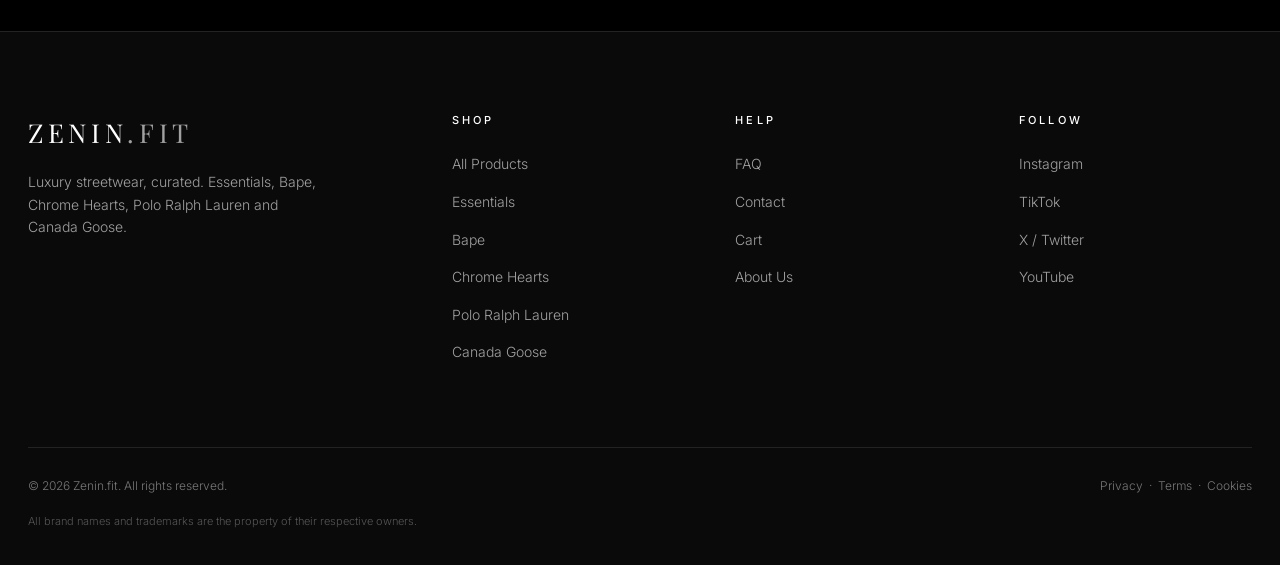
<file: contact.html>
<!doctype html>
<html lang="en">
<head>
<meta charset="utf-8">
<meta name="viewport" content="width=device-width, initial-scale=1">
<title>Contact | ZENIN.FIT</title>
<meta name="description" content="Contact ZENIN.FIT for help with orders, sizing, shipping and product availability.">
<link rel="preconnect" href="https://fonts.googleapis.com">
<link rel="preconnect" href="https://fonts.gstatic.com" crossorigin>
<link href="https://fonts.googleapis.com/css2?family=Inter:wght@300;400;500;600&family=Playfair+Display:wght@400;500;600&display=swap" rel="stylesheet">
<link rel="stylesheet" href="styles.css">
</head>
<body data-page="contact">

<div id="site-header"></div>

<main id="main">
  <section class="page-head">
    <div class="wrap">
      <nav class="crumbs">
        <a href="index.html">Home</a>
        <span>/</span>
        Contact
      </nav>

      <span class="eyebrow">Get In Touch</span>
      <h1>Need Help?</h1>

      <p class="lead">
        Questions about your order, sizing, shipping, tracking, or product availability?
        Our team is here to help.
      </p>
    </div>
  </section>

  <section style="padding:70px 0 110px">
    <div class="wrap contact-grid">

<form action="https://formsubmit.co/zenin0313@gmail.com" method="POST">

        <div class="field-2">
          <div class="field">
            <label for="cName">Name</label>
            <input id="cName" type="text" autocomplete="name">
            <div class="err" id="cNameErr"></div>
          </div>

          <div class="field">
            <label for="cEmail">Email</label>
            <input id="cEmail" type="email" autocomplete="email">
            <div class="err" id="cEmailErr"></div>
          </div>
        </div>

        <div class="field-2">
          <div class="field">
            <label for="cOrder">Order Number (Optional)</label>
            <input id="cOrder" type="text">
          </div>

          <div class="field">
            <label for="cTopic">Topic</label>

            <select id="cTopic">
              <option value="">Choose a Topic</option>
              <option>Order Status</option>
              <option>Sizing Help</option>
              <option>Shipping Question</option>
              <option>Stock & Availability</option>
              <option>Returns & Exchanges</option>
              <option>Other</option>
            </select>

            <div class="err" id="cTopicErr"></div>
          </div>
        </div>

        <div class="field">
          <label for="cMsg">Message</label>
          <textarea id="cMsg"></textarea>
          <div class="err" id="cMsgErr"></div>
        </div>

        <button type="submit" class="btn solid">
          Send Message
        </button>

        <p class="form-msg" id="contactMsg" role="status"></p>

      </form>

      <aside class="info-card">

        <div>
          <h4>Email</h4>

          <a id="contactEmail" href="mailto:zenin0313@gmail.com">
            zenin0313@gmail.com
          </a>
        </div>

        <div>
          <h4>Response Time</h4>

          <p>
            We typically respond within 24 hours.
          </p>
        </div>

        <div>
          <h4>Quick Answers</h4>

          <p>
            Need help with shipping, sizing, tracking or product availability?
            <a href="faq.html" class="link">Visit the FAQ</a>
          </p>
        </div>

       <div>
  <h4>Follow</h4>

  <p>
    <a href="https://www.instagram.com/zeninofficialxil" target="_blank">
      Instagram
    </a>

    &nbsp;·&nbsp;

    <a href="https://www.tiktok.com/@shop.zenin" target="_blank">
      TikTok
    </a>
  </p>
        </div>

      </aside>

    </div>
  </section>

</main>

<div id="site-footer"></div>

<script src="products.js"></script>
<script src="app.js"></script>
</body>
</html>
</file>
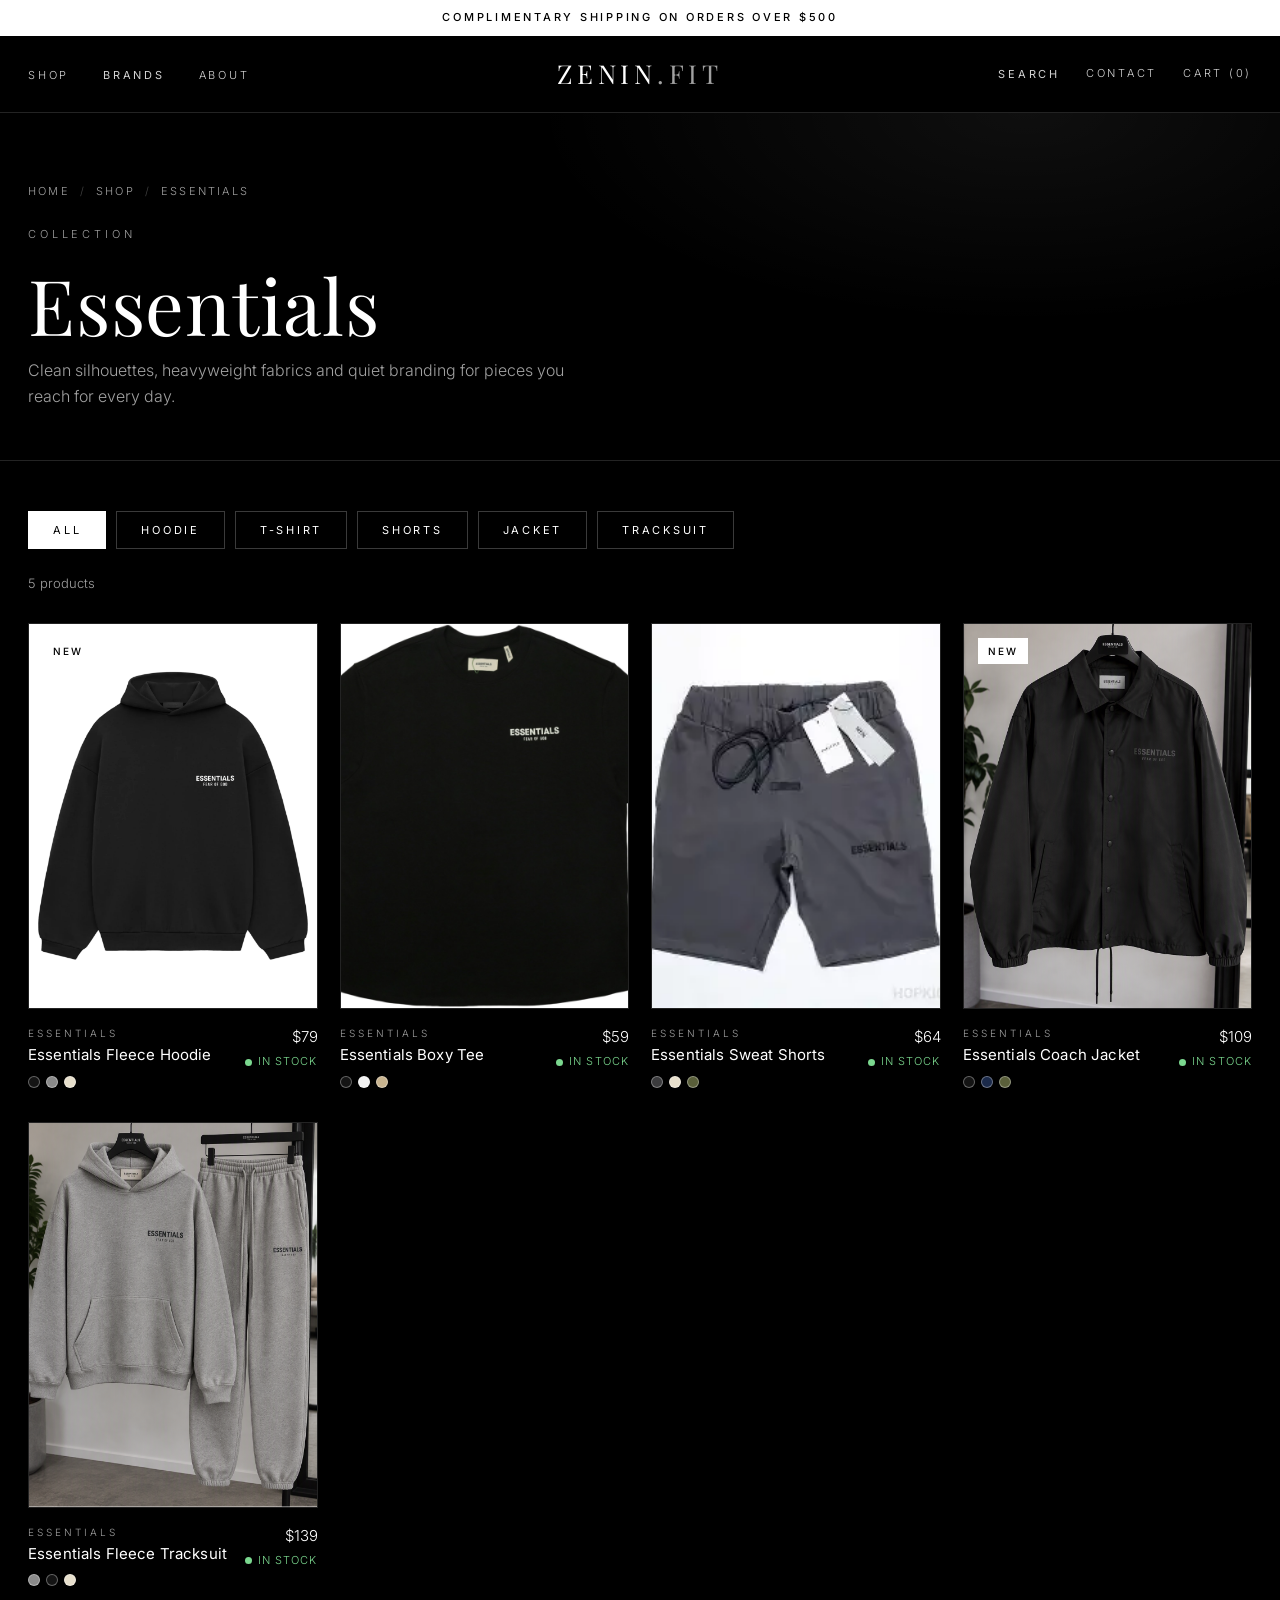
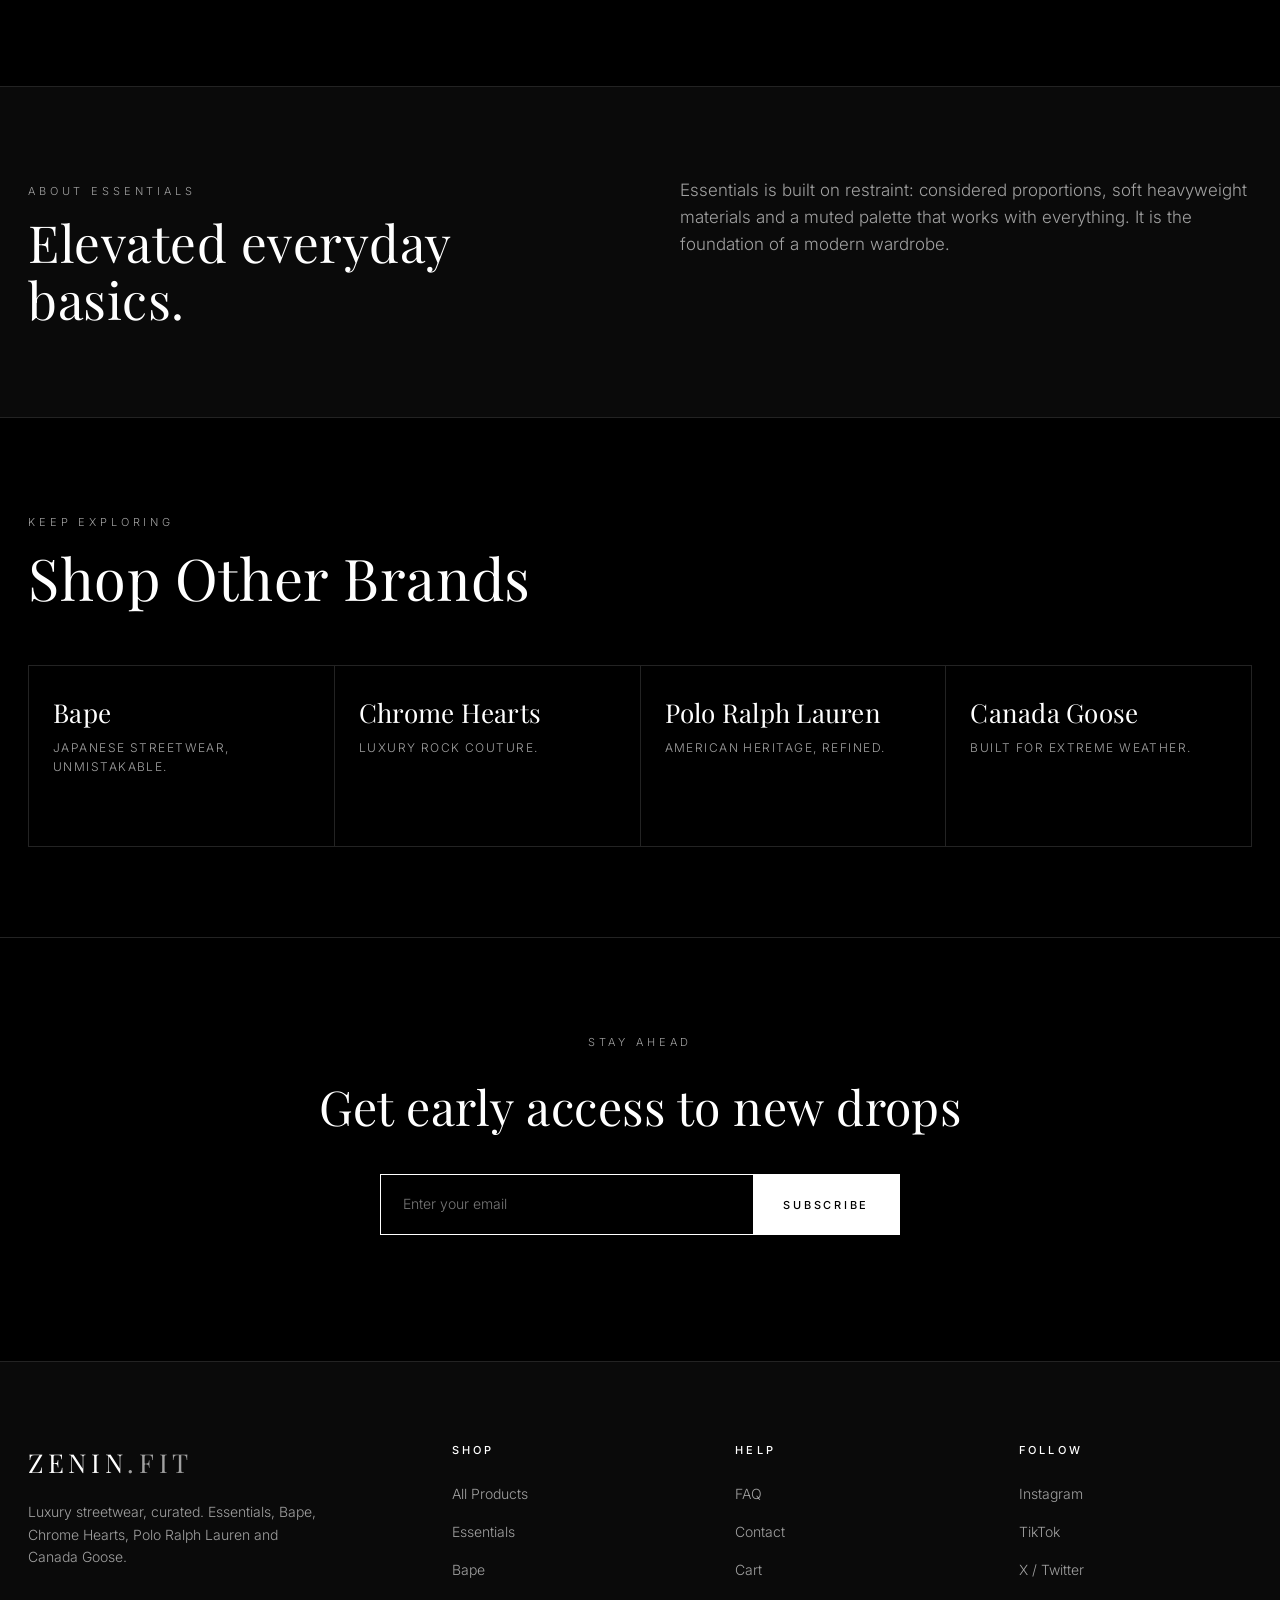
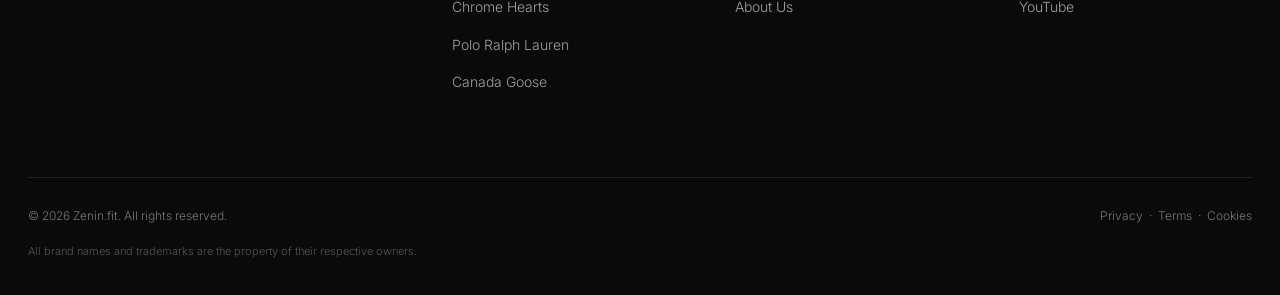
<file: essentials.html>
<!doctype html>
<html lang="en">
<head>
<meta charset="utf-8">
<meta name="viewport" content="width=device-width, initial-scale=1">
<title>Essentials Collection | Zenin.fit</title>
<meta name="description" content="Shop the Essentials collection at Zenin.fit: hoodies, t-shirts, shorts, jackets and tracksuits.">
<link rel="preconnect" href="https://fonts.googleapis.com">
<link rel="preconnect" href="https://fonts.gstatic.com" crossorigin>
<link href="https://fonts.googleapis.com/css2?family=Inter:wght@300;400;500;600&family=Playfair+Display:wght@400;500;600&display=swap" rel="stylesheet">
<link rel="stylesheet" href="styles.css">
</head>
<body data-page="brand" data-brand="essentials">
<div id="site-header"></div>
<main id="main"></main>
<div id="site-footer"></div>
<script src="products.js"></script>
<script src="app.js"></script>
</body>
</html>
</file>
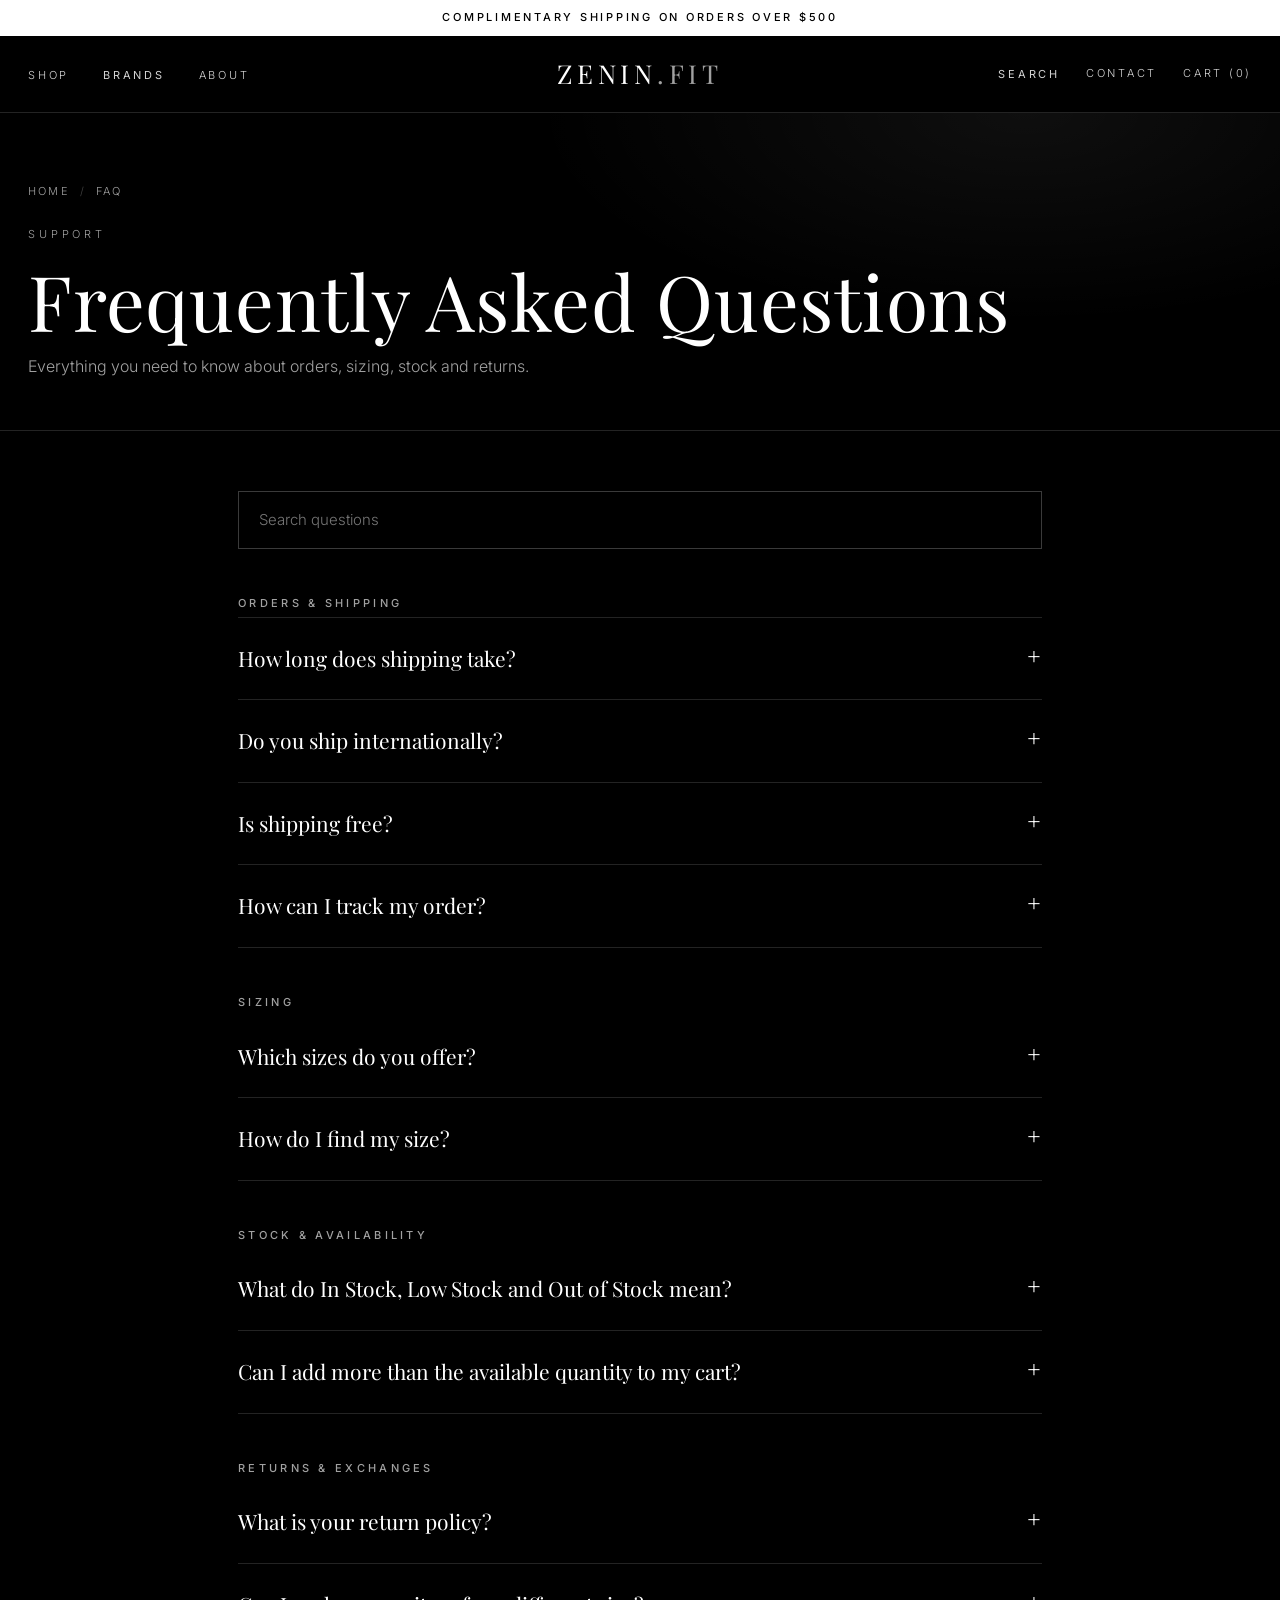
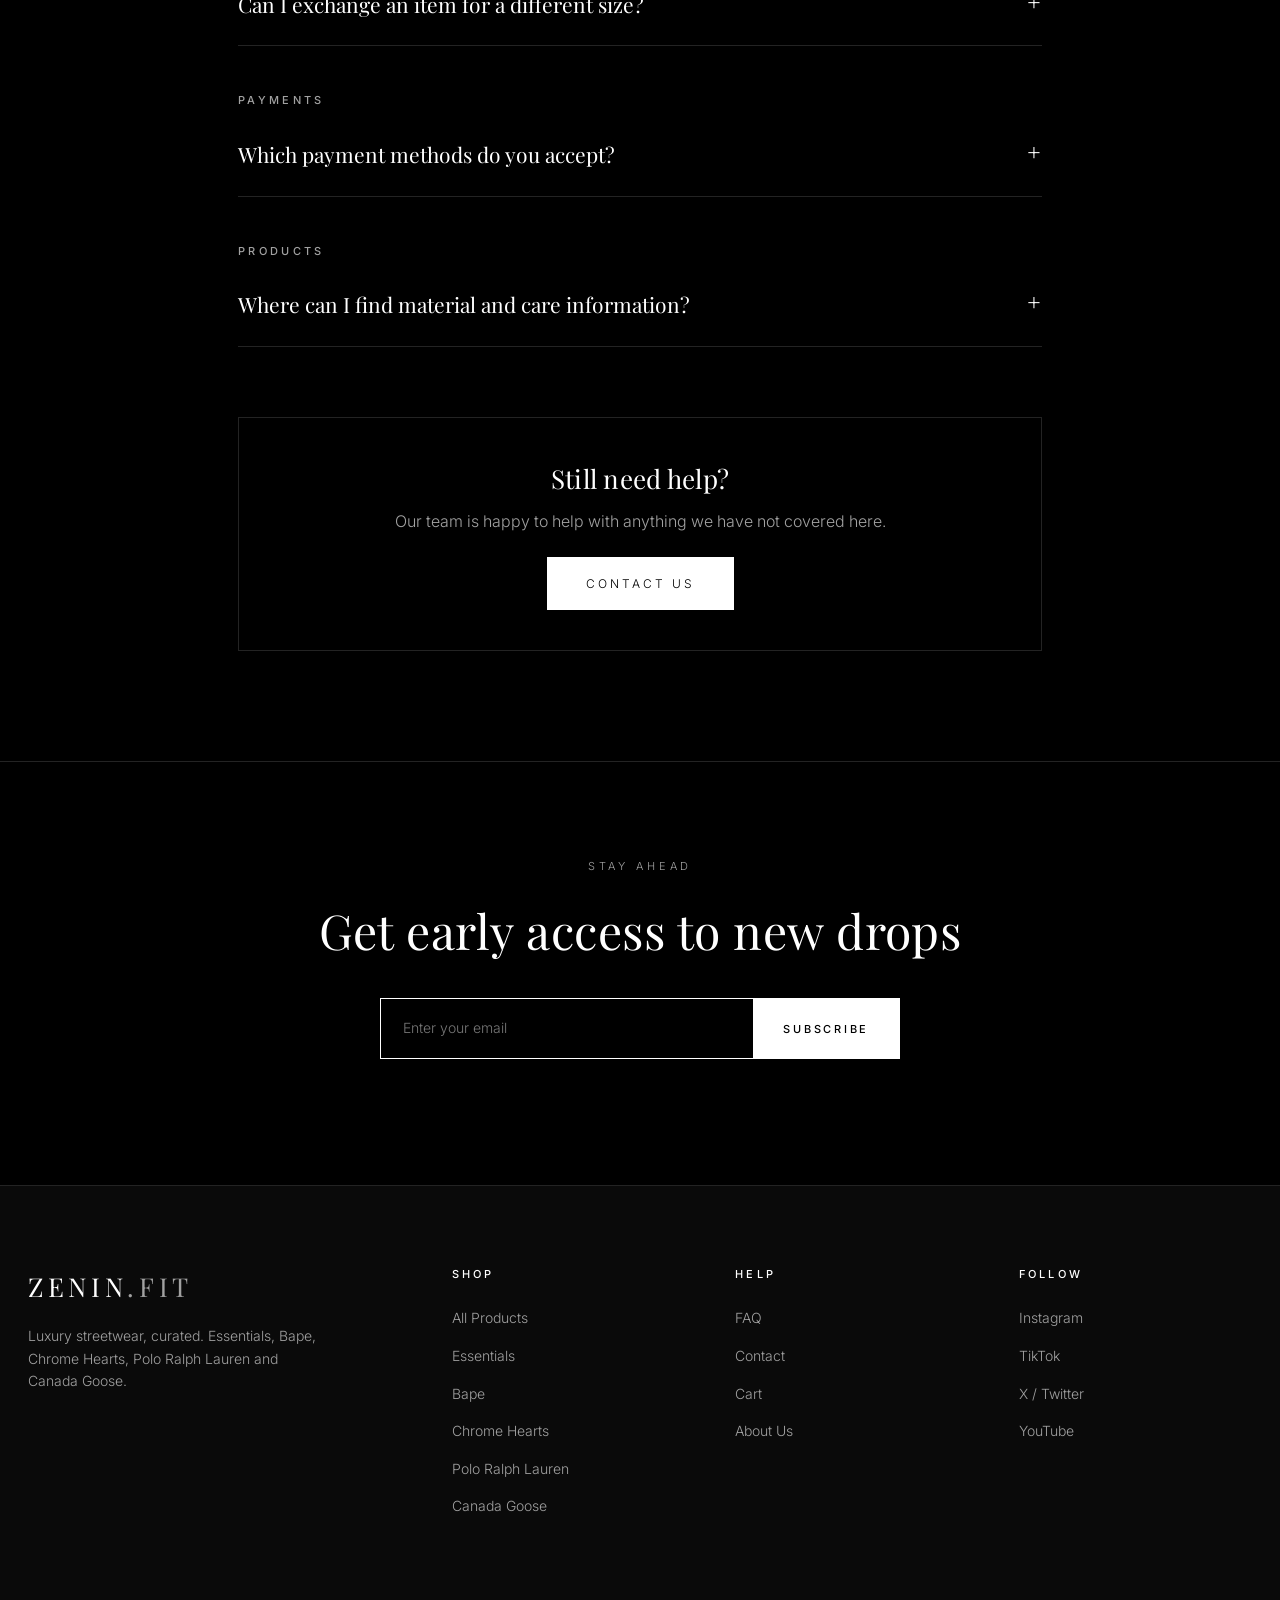
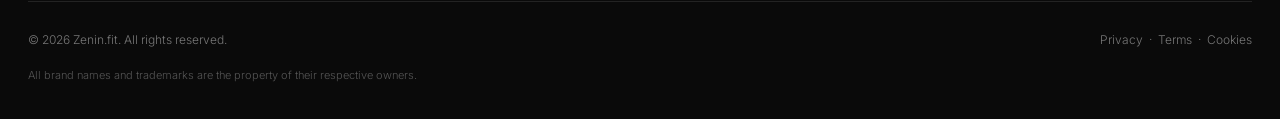
<file: faq.html>
<!doctype html>
<html lang="en">
<head>
<meta charset="utf-8">
<meta name="viewport" content="width=device-width, initial-scale=1">
<title>FAQ | Zenin.fit</title>
<meta name="description" content="Frequently asked questions about shipping, sizing, stock, returns and payments at Zenin.fit.">
<link rel="preconnect" href="https://fonts.googleapis.com">
<link rel="preconnect" href="https://fonts.gstatic.com" crossorigin>
<link href="https://fonts.googleapis.com/css2?family=Inter:wght@300;400;500;600&family=Playfair+Display:wght@400;500;600&display=swap" rel="stylesheet">
<link rel="stylesheet" href="styles.css">
</head>
<body data-page="faq">
<div id="site-header"></div>

<main id="main">
  <section class="page-head">
    <div class="wrap">
      <nav class="crumbs"><a href="index.html">Home</a><span>/</span>FAQ</nav>
      <span class="eyebrow">Support</span>
      <h1>Frequently Asked Questions</h1>
      <p class="lead">Everything you need to know about orders, sizing, stock and returns.</p>
    </div>
  </section>

  <section style="padding:60px 0 110px">
    <div class="wrap narrow">
      <input type="search" id="faqSearch" class="faq-search" placeholder="Search questions" aria-label="Search questions" style="margin-top:0">
      <div id="faqList"></div>
      <div style="margin-top:70px;padding:40px;border:1px solid var(--line);text-align:center">
        <h3 style="font-size:26px;margin-bottom:10px">Still need help?</h3>
        <p class="muted" style="margin-bottom:22px">Our team is happy to help with anything we have not covered here.</p>
        <a href="contact.html" class="btn solid">Contact Us</a>
      </div>
    </div>
  </section>
</main>

<div id="site-footer"></div>
<script src="products.js"></script>
<script src="app.js"></script>
</body>
</html>
</file>
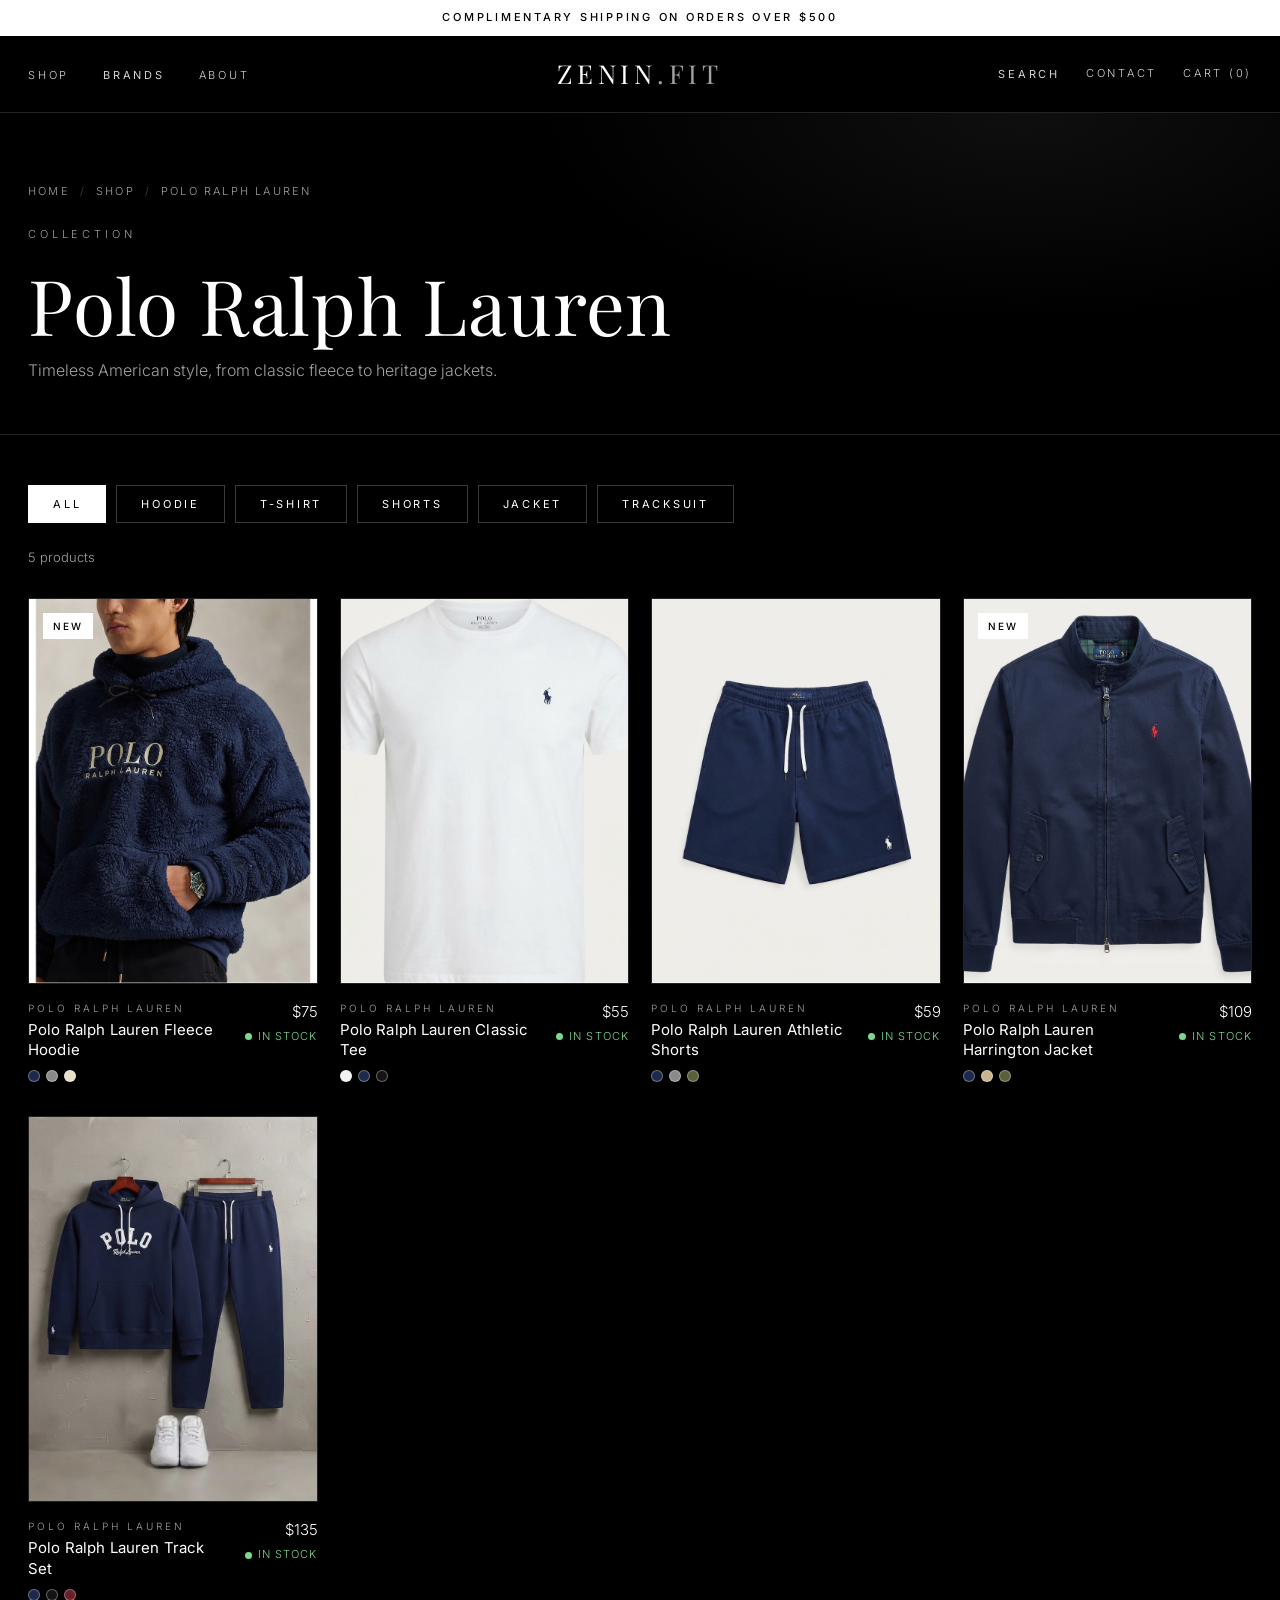
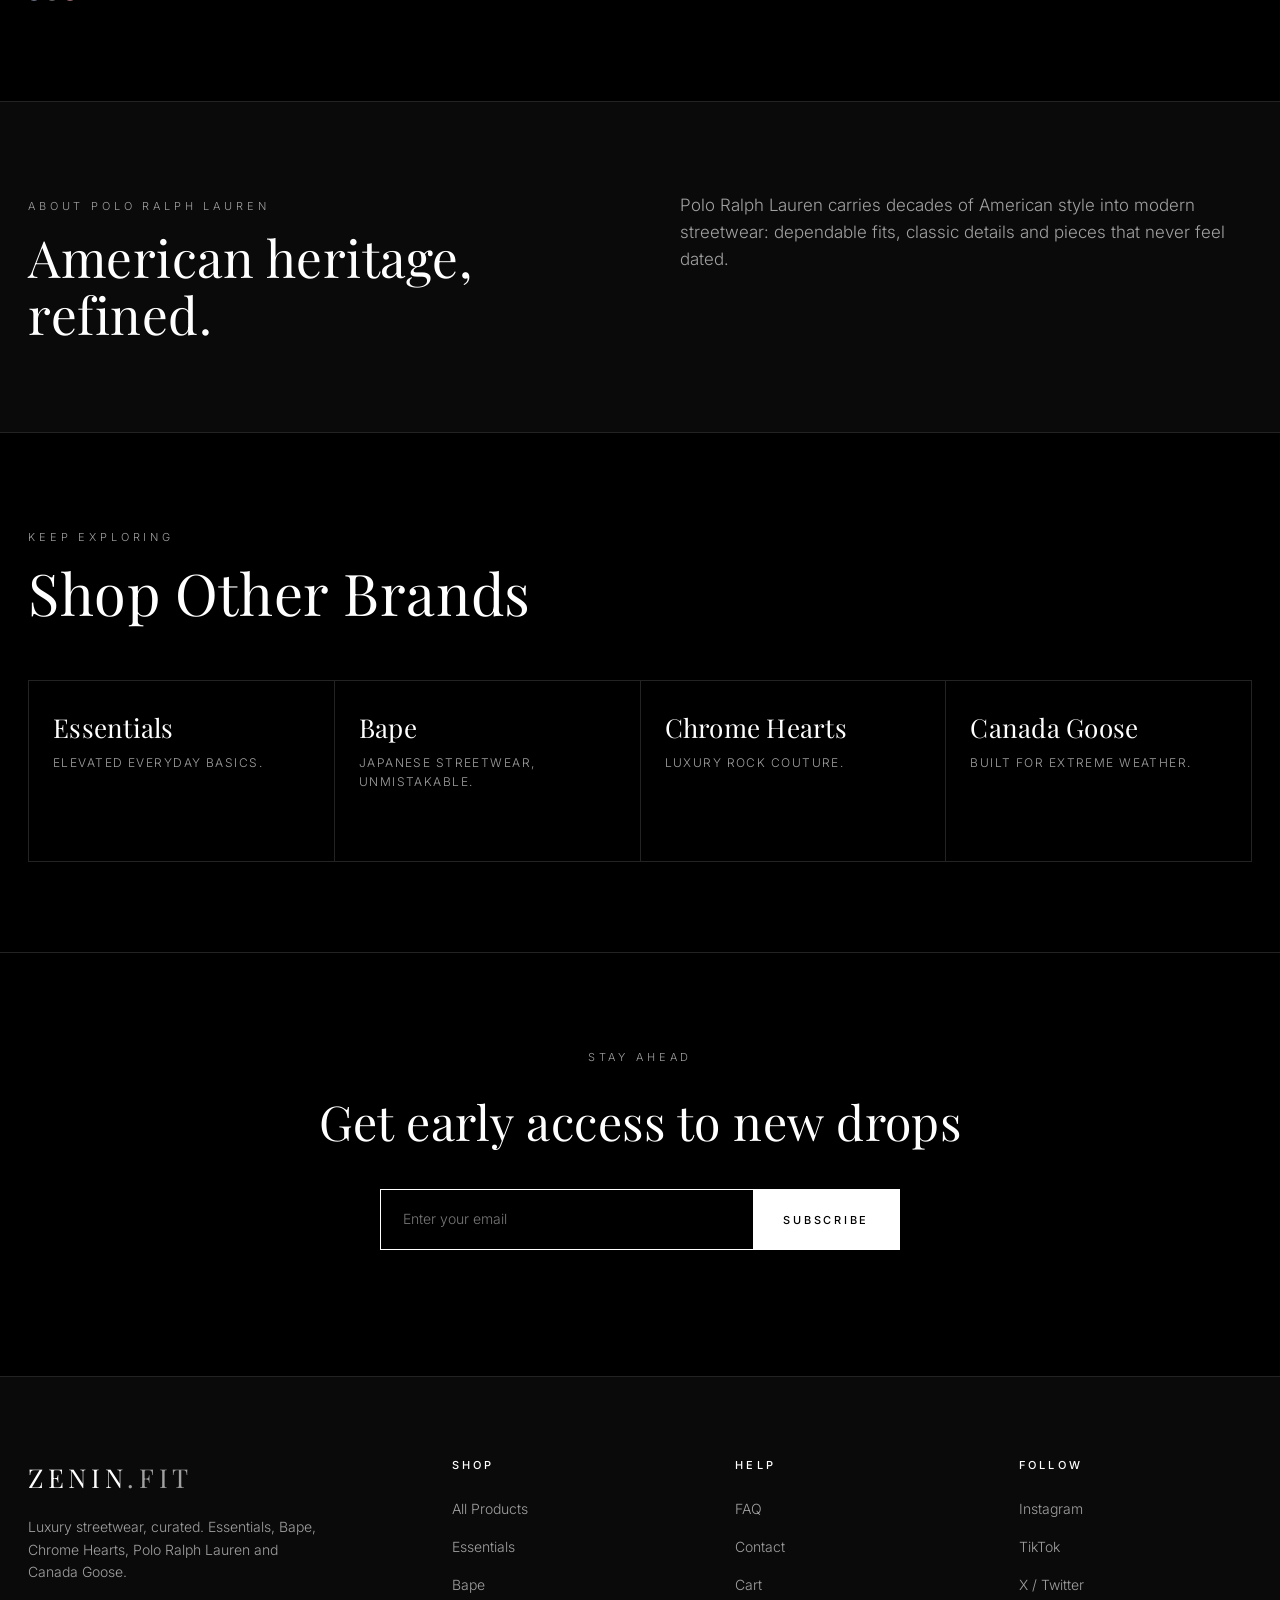
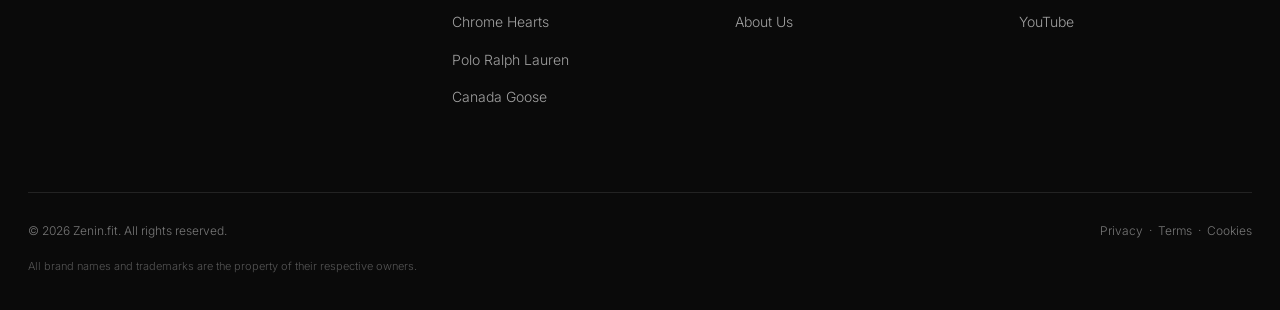
<file: polo-ralph-lauren.html>
<!doctype html>
<html lang="en">
<head>
<meta charset="utf-8">
<meta name="viewport" content="width=device-width, initial-scale=1">
<title>Polo Ralph Lauren Collection | Zenin.fit</title>
<meta name="description" content="Shop the Polo Ralph Lauren collection at Zenin.fit: hoodies, t-shirts, shorts, jackets and tracksuits.">
<link rel="preconnect" href="https://fonts.googleapis.com">
<link rel="preconnect" href="https://fonts.gstatic.com" crossorigin>
<link href="https://fonts.googleapis.com/css2?family=Inter:wght@300;400;500;600&family=Playfair+Display:wght@400;500;600&display=swap" rel="stylesheet">
<link rel="stylesheet" href="styles.css">
</head>
<body data-page="brand" data-brand="polo-ralph-lauren">
<div id="site-header"></div>
<main id="main"></main>
<div id="site-footer"></div>
<script src="products.js"></script>
<script src="app.js"></script>
</body>
</html>
</file>
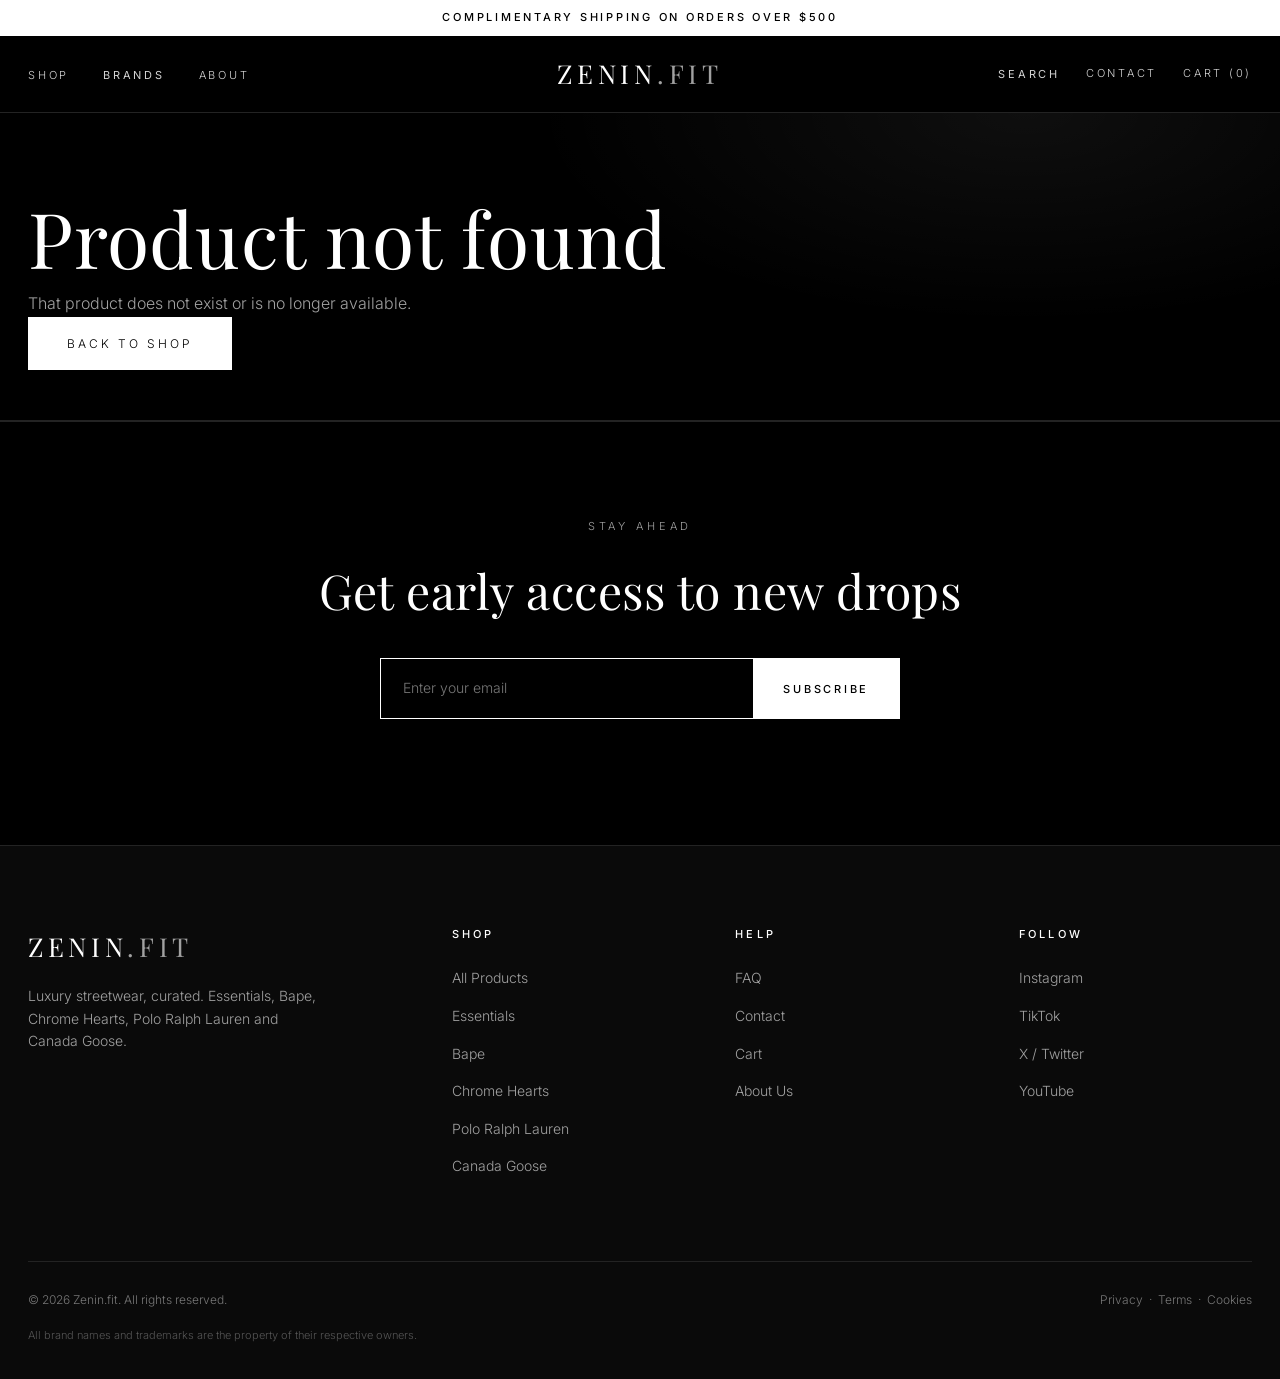
<file: product.html>
<!doctype html>
<html lang="en">
<head>
<meta charset="utf-8">
<meta name="viewport" content="width=device-width, initial-scale=1">
<title>Product | Zenin.fit</title>
<meta name="description" content="Zenin.fit product page. Choose your color and size, with live stock availability.">
<link rel="preconnect" href="https://fonts.googleapis.com">
<link rel="preconnect" href="https://fonts.gstatic.com" crossorigin>
<link href="https://fonts.googleapis.com/css2?family=Inter:wght@300;400;500;600&family=Playfair+Display:wght@400;500;600&display=swap" rel="stylesheet">
<link rel="stylesheet" href="styles.css">
</head>
<body data-page="product">
<div id="site-header"></div>
<main id="main"></main>
<div id="site-footer"></div>
<script src="products.js"></script>
<script src="app.js"></script>
</body>
</html>
</file>
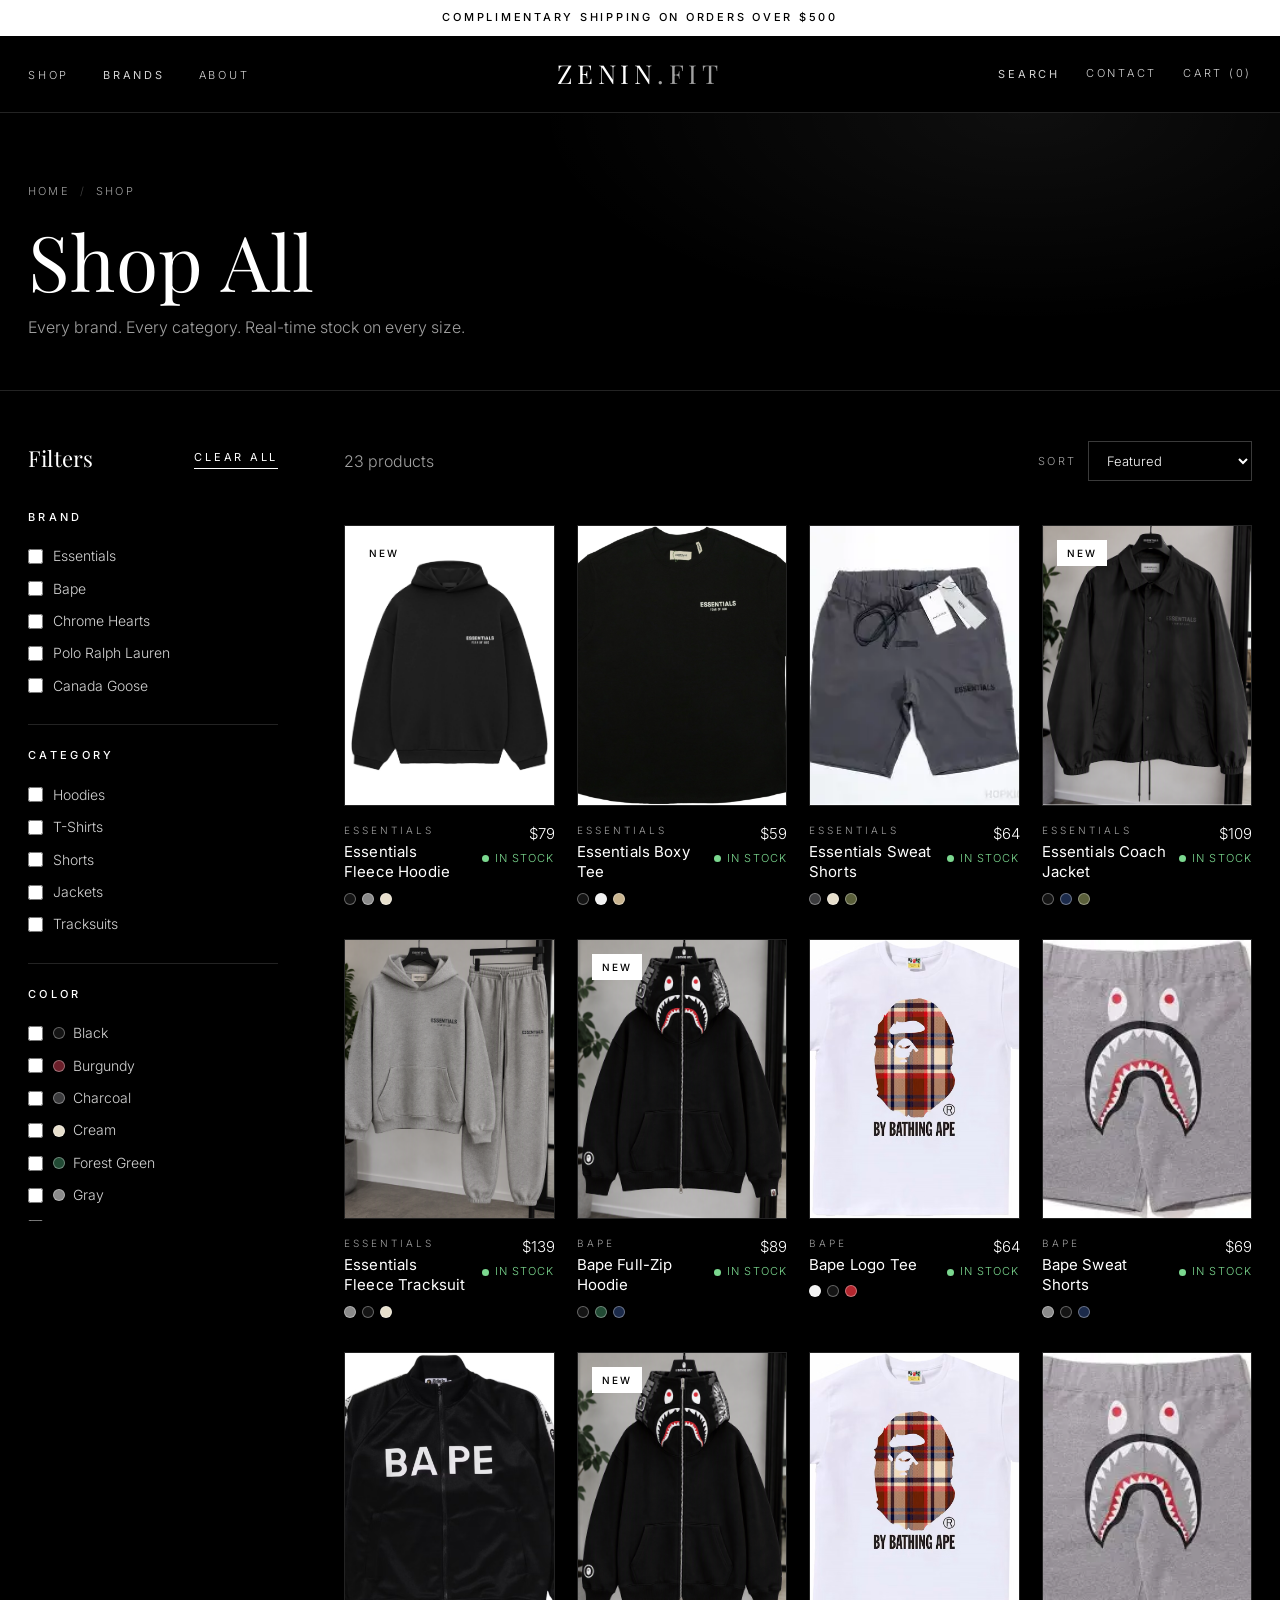
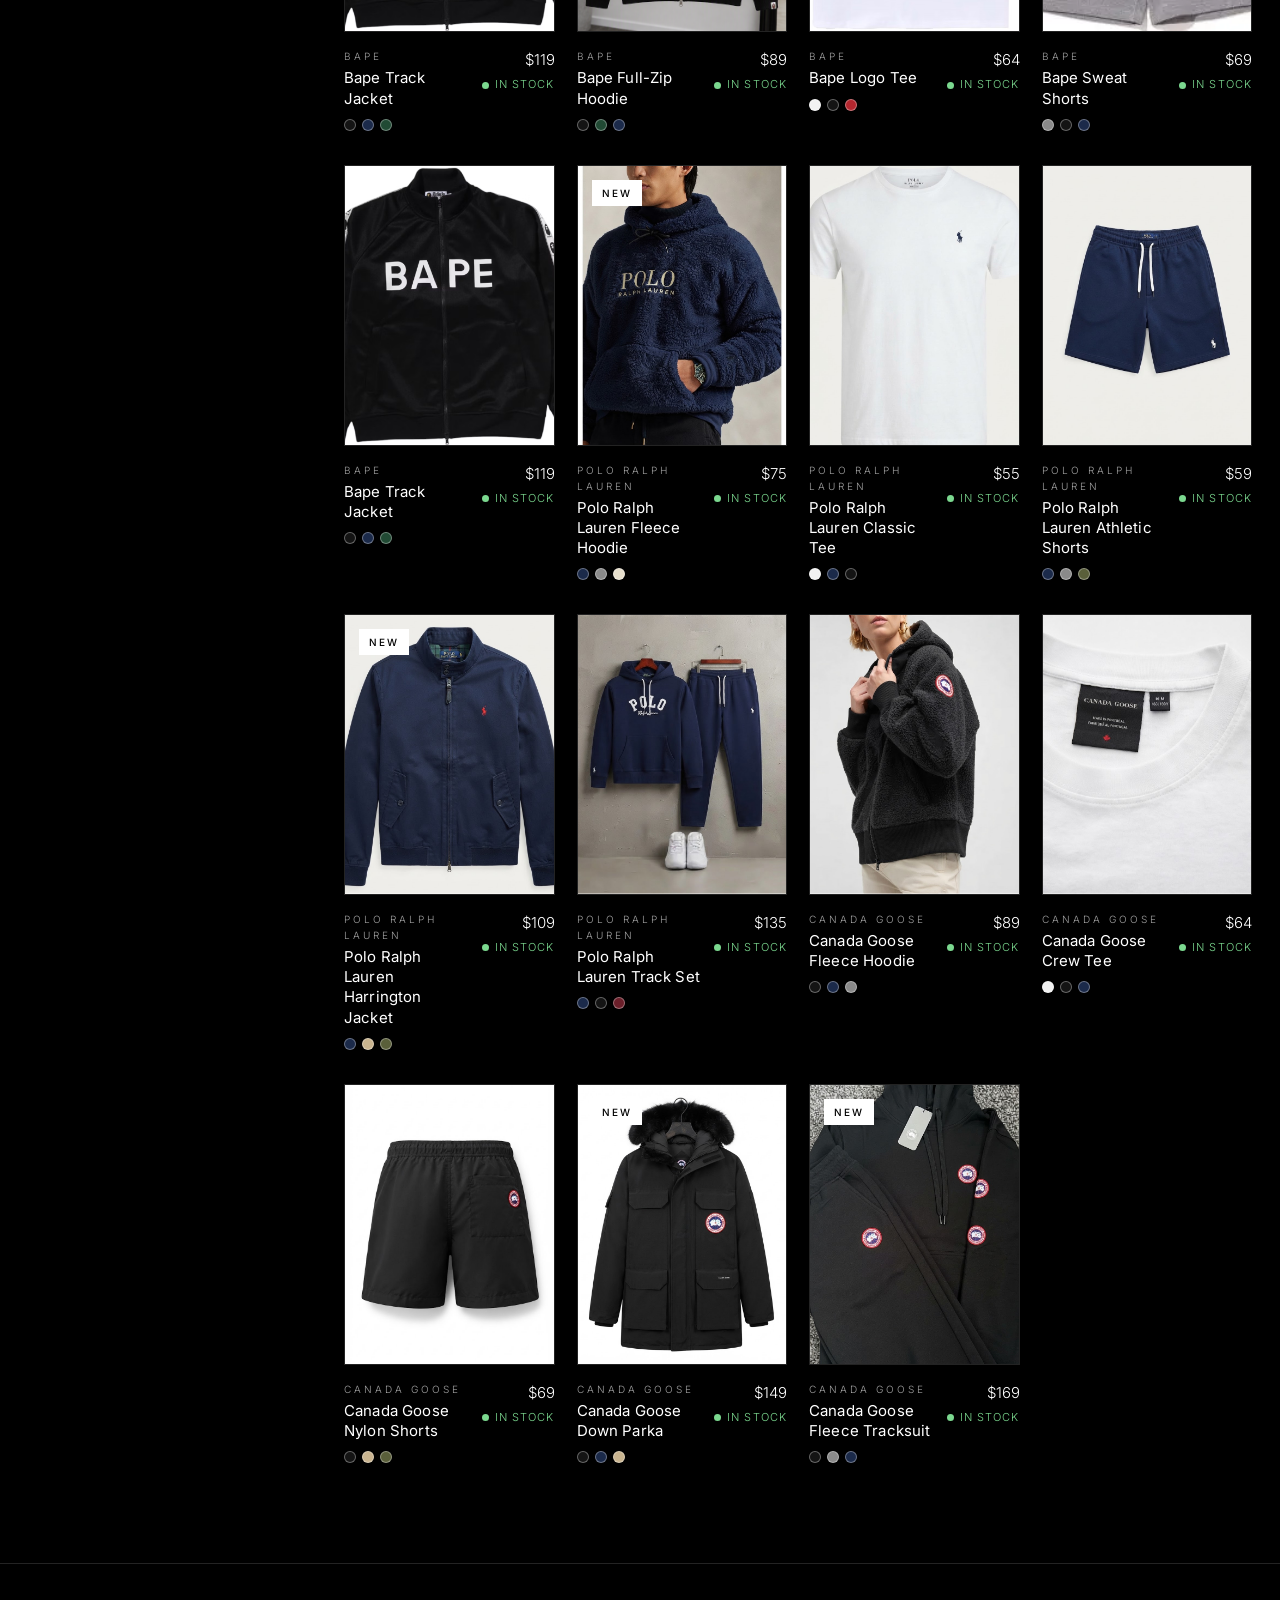
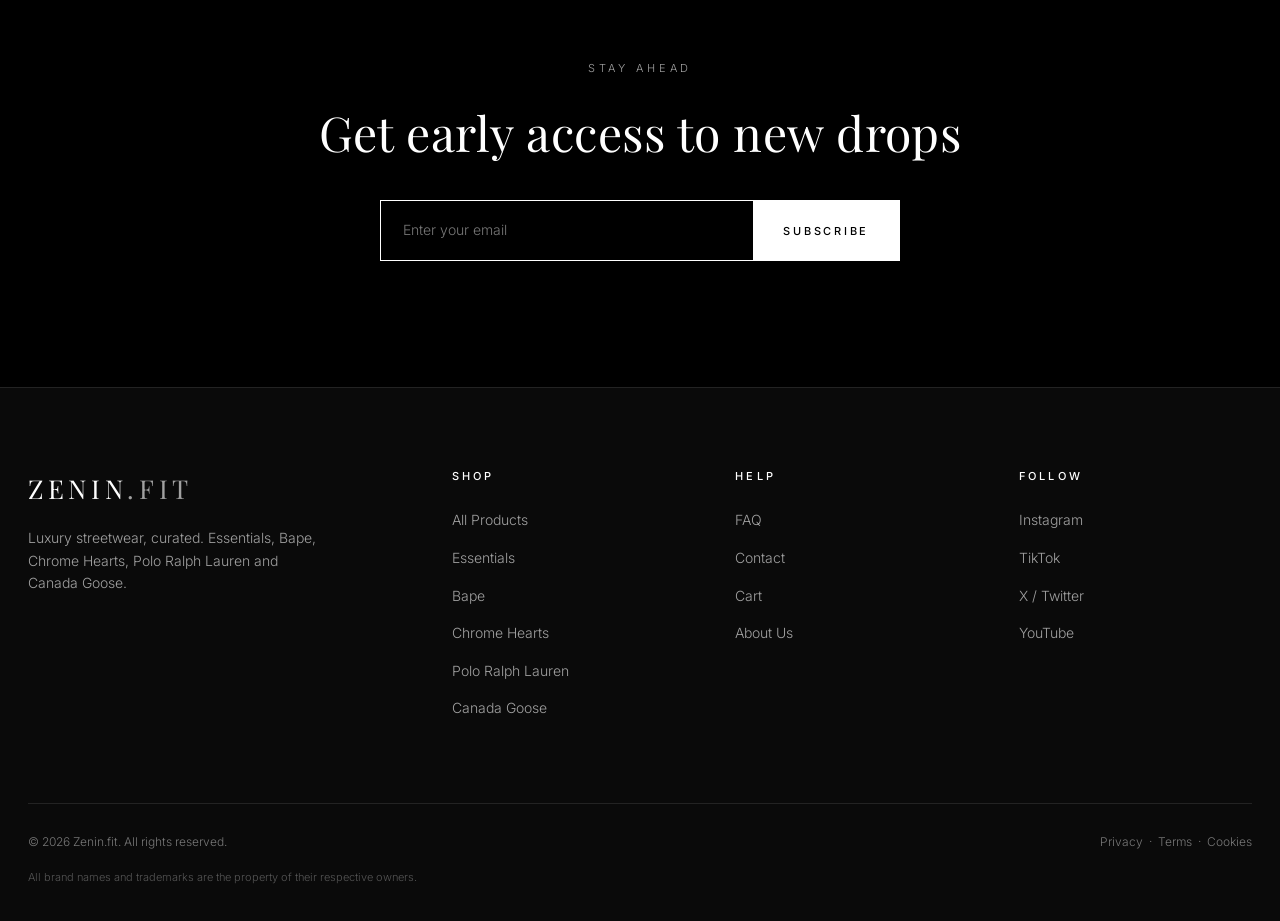
<file: shop.html>
<!doctype html>
<html lang="en">
<head>
<meta charset="utf-8">
<meta name="viewport" content="width=device-width, initial-scale=1">
<title>Shop All | Zenin.fit</title>
<meta name="description" content="Shop all Zenin.fit luxury streetwear: hoodies, t-shirts, shorts, jackets and tracksuits from Essentials, Bape, Chrome Hearts, Polo Ralph Lauren and Canada Goose.">
<link rel="preconnect" href="https://fonts.googleapis.com">
<link rel="preconnect" href="https://fonts.gstatic.com" crossorigin>
<link href="https://fonts.googleapis.com/css2?family=Inter:wght@300;400;500;600&family=Playfair+Display:wght@400;500;600&display=swap" rel="stylesheet">
<link rel="stylesheet" href="styles.css">
</head>
<body data-page="shop">
<div id="site-header"></div>
<main id="main"></main>
<div id="site-footer"></div>
<script src="products.js"></script>
<script src="app.js"></script>
</body>
</html>
</file>
<file: styles.css>
/* =====================================================================
   ZENIN.FIT — SHARED STYLES
   ===================================================================== */
:root{
  --bg:#000;--bg2:#0a0a0a;--bg3:#111;--line:#232323;--line2:#3a3a3a;
  --text:#fff;--muted:#a1a1a1;
  --ok:#7bd88f;--warn:#f0b35a;--bad:#ef6b6b;
  --serif:'Playfair Display',Georgia,serif;--sans:'Inter',system-ui,-apple-system,'Segoe UI',sans-serif;
}
*{box-sizing:border-box;margin:0;padding:0}
html{scroll-behavior:smooth}
body{background:var(--bg);color:var(--text);font-family:var(--sans);font-weight:300;line-height:1.6;-webkit-font-smoothing:antialiased;overflow-x:hidden}
body.lock{overflow:hidden}
a{color:inherit;text-decoration:none}
img{display:block;max-width:100%}
button{font-family:inherit;color:inherit}
h1,h2,h3{font-family:var(--serif);font-weight:400;letter-spacing:.01em}
ul{list-style:none}
.wrap{max-width:1320px;margin:0 auto;padding:0 28px}
.narrow{max-width:860px}
.muted{color:var(--muted)}
.small{font-size:13px}
.center{text-align:center}
.pad{padding:28px}
.pad-lg{padding:120px 28px}
.eyebrow{font-size:11px;letter-spacing:.35em;text-transform:uppercase;color:var(--muted)}
.lead{color:var(--muted);font-size:16px;max-width:560px}
:focus-visible{outline:2px solid #fff;outline-offset:3px}

/* ---------- Buttons ---------- */
.btn{display:inline-block;padding:16px 38px;font-size:12px;letter-spacing:.25em;text-transform:uppercase;border:1px solid #fff;background:transparent;color:#fff;cursor:pointer;transition:.3s;text-align:center}
.btn:hover{background:#fff;color:#000}
.btn.solid{background:#fff;color:#000}
.btn.solid:hover{background:transparent;color:#fff}
.btn.block{display:block;width:100%}
.btn.small{padding:10px 20px;font-size:11px}
.btn[disabled]{opacity:.35;cursor:not-allowed}
.btn.solid[disabled]:hover{background:#fff;color:#000}
.link,.link-btn{font-size:11px;letter-spacing:.25em;text-transform:uppercase;border-bottom:1px solid #fff;padding-bottom:4px;background:none;border-top:0;border-left:0;border-right:0;cursor:pointer}
.x{background:none;border:0;font-size:11px;letter-spacing:.25em;text-transform:uppercase;cursor:pointer;color:var(--muted)}
.x:hover{color:#fff}

/* ---------- Announcement + header ---------- */
.announce{background:#fff;color:#000;text-align:center;font-size:11px;letter-spacing:.25em;text-transform:uppercase;padding:9px 12px;font-weight:500}
.site-header{position:sticky;top:0;z-index:50;background:rgba(0,0,0,.9);backdrop-filter:blur(14px);border-bottom:1px solid var(--line)}
.nav{display:grid;grid-template-columns:1fr auto 1fr;align-items:center;height:76px}
.nav-left{display:flex;align-items:center}
.nav-links{display:flex;gap:34px}
.nav-links a,.dd-btn,.nav-btn,.nav-right a{font-size:11px;letter-spacing:.25em;text-transform:uppercase;color:#d4d4d4;background:none;border:0;cursor:pointer;transition:.25s}
.nav-links a:hover,.dd-btn:hover,.nav-btn:hover,.nav-right a:hover{color:#fff}
.logo{font-family:var(--serif);font-size:26px;letter-spacing:.18em;text-transform:uppercase;white-space:nowrap}
.logo span{color:var(--muted)}
.nav-right{display:flex;gap:26px;justify-content:flex-end;align-items:center}
.menu-btn{display:none;background:none;border:0;font-size:11px;letter-spacing:.25em;text-transform:uppercase;cursor:pointer}
.has-dd{position:relative}
.dd{position:absolute;top:100%;left:-20px;min-width:240px;background:#000;border:1px solid var(--line);padding:12px 0;opacity:0;visibility:hidden;transform:translateY(8px);transition:.25s}
.has-dd:hover .dd,.has-dd:focus-within .dd,.has-dd.open .dd{opacity:1;visibility:visible;transform:none}
.dd a{display:block;padding:10px 22px}
.dd a:hover{background:var(--bg3)}

/* ---------- Overlays ---------- */
.scrim{position:fixed;inset:0;background:rgba(0,0,0,.7);opacity:0;visibility:hidden;transition:.3s;z-index:90}
.scrim.open{opacity:1;visibility:visible}
.mobile-menu{position:fixed;top:0;bottom:0;left:0;width:min(360px,88vw);background:#000;border-right:1px solid var(--line);z-index:100;padding:28px;transform:translateX(-100%);transition:.35s;overflow:auto}
.mobile-menu.open{transform:none}
.mobile-menu a{display:block;padding:14px 0;font-family:var(--serif);font-size:24px;border-bottom:1px solid var(--line)}
.mobile-menu a.sub{font-family:var(--sans);font-size:14px;color:var(--muted);padding:10px 0 10px 18px;border:0}
.mobile-menu .x{margin-bottom:20px}
.search-ov{position:fixed;inset:0;background:rgba(0,0,0,.97);z-index:110;padding:36px 0;opacity:0;visibility:hidden;transition:.3s;overflow:auto}
.search-ov.open{opacity:1;visibility:visible}
.search-ov .x{display:block;margin-left:auto;margin-bottom:24px}
#searchInput{width:100%;background:transparent;border:0;border-bottom:1px solid #fff;color:#fff;font-family:var(--serif);font-size:clamp(24px,4vw,44px);padding:12px 0;outline:none}
#searchInput::placeholder{color:#555}
.search-results{margin-top:30px;max-width:800px}
.sr{display:grid;grid-template-columns:64px 1fr auto;gap:18px;align-items:center;padding:14px 0;border-bottom:1px solid var(--line)}
.sr:hover b{text-decoration:underline}
.sr-img{width:64px;height:76px;background:var(--bg3);border:1px solid var(--line);display:flex;align-items:center;justify-content:center}
.sr-img svg,.sr-img img{width:70%}
.sr b{font-weight:400;display:block}
.sr small{color:var(--muted);font-size:12px}
.sr-r{text-align:right;font-size:14px;display:flex;flex-direction:column;align-items:flex-end;gap:2px}

.drawer{position:fixed;top:0;right:0;bottom:0;width:min(440px,100vw);background:#000;border-left:1px solid var(--line);z-index:100;transform:translateX(100%);transition:.35s;display:flex;flex-direction:column}
.drawer.open{transform:none}
.drawer-head{display:flex;justify-content:space-between;align-items:center;padding:22px 24px;border-bottom:1px solid var(--line)}
.drawer-head h3{font-size:22px}
.drawer-body{flex:1;overflow:auto;padding:0 24px}
.drawer-foot{padding:22px 24px;border-top:1px solid var(--line);display:grid;gap:14px}
.d-item{display:grid;grid-template-columns:84px 1fr auto;gap:16px;padding:20px 0;border-bottom:1px solid var(--line)}
.d-img{aspect-ratio:3/4;background:var(--bg3);border:1px solid var(--line);display:flex;align-items:center;justify-content:center}
.d-img svg,.d-img img{width:72%}
.d-info b{font-weight:400;display:block;font-size:14px}
.d-info small{color:var(--muted);display:block;margin-bottom:8px;font-size:12px}
.d-right{text-align:right;display:flex;flex-direction:column;justify-content:space-between;align-items:flex-end;font-size:14px}
.rm{background:none;border:0;color:var(--muted);font-size:11px;letter-spacing:.15em;text-transform:uppercase;cursor:pointer;text-decoration:underline}
.rm:hover{color:#fff}
.row{display:flex;justify-content:space-between;gap:12px}

.modal{position:fixed;inset:0;background:rgba(0,0,0,.8);z-index:120;display:flex;align-items:center;justify-content:center;padding:20px;opacity:0;visibility:hidden;transition:.25s}
.modal.open{opacity:1;visibility:visible}
.modal-box{background:#000;border:1px solid var(--line2);padding:40px;max-width:480px;text-align:center;display:grid;gap:18px;justify-items:center}
.modal-box h3{font-size:26px}
.toast{position:fixed;left:50%;bottom:28px;transform:translate(-50%,30px);background:#fff;color:#000;padding:14px 24px;font-size:13px;z-index:130;opacity:0;visibility:hidden;transition:.3s;max-width:92vw}
.toast.show{opacity:1;visibility:visible;transform:translate(-50%,0)}

/* ---------- Hero ---------- */
section{padding:110px 0}
.hero{position:relative;min-height:88vh;display:flex;align-items:center;overflow:hidden;padding:0;
  background:radial-gradient(900px 600px at 78% 40%,rgba(255,255,255,.10),transparent 60%),radial-gradient(600px 500px at 15% 90%,rgba(255,255,255,.05),transparent 60%),#000}
.hero::before{content:"";position:absolute;inset:0;background-image:linear-gradient(var(--line) 1px,transparent 1px),linear-gradient(90deg,var(--line) 1px,transparent 1px);background-size:90px 90px;opacity:.25;-webkit-mask-image:radial-gradient(circle at 50% 50%,#000,transparent 75%);mask-image:radial-gradient(circle at 50% 50%,#000,transparent 75%)}
.hero-inner{position:relative;display:grid;grid-template-columns:1.1fr .9fr;gap:60px;align-items:center;padding:90px 0;width:100%}
.hero h1{font-size:clamp(46px,7vw,104px);line-height:1;margin:22px 0 26px}
.hero h1 em{font-style:italic;color:#bdbdbd}
.hero p{max-width:460px;color:var(--muted);font-size:16px;margin-bottom:40px}
.hero-cta{display:flex;gap:16px;flex-wrap:wrap}
.hero-card{aspect-ratio:4/5;border:1px solid var(--line);position:relative;background:linear-gradient(160deg,#1a1a1a,#050505 70%);display:flex;align-items:flex-end;padding:30px;overflow:hidden}
.hero-card::before{content:"ZENIN";position:absolute;top:50%;left:50%;transform:translate(-50%,-50%) rotate(-90deg);font-family:var(--serif);font-size:150px;letter-spacing:.1em;color:rgba(255,255,255,.04);white-space:nowrap}
.hero-card .tag{position:relative}
.hero-card .tag small{display:block;font-size:11px;letter-spacing:.3em;text-transform:uppercase;color:var(--muted);margin-bottom:6px}
.hero-card .tag strong{font-family:var(--serif);font-weight:400;font-size:28px}

.marquee{border-block:1px solid var(--line);overflow:hidden;padding:20px 0;background:var(--bg2)}
.marquee div{display:flex;gap:60px;white-space:nowrap;width:max-content;animation:slide 30s linear infinite;font-family:var(--serif);font-size:22px;letter-spacing:.2em;text-transform:uppercase;color:#cfcfcf}
.marquee i{color:#555;font-style:normal}
@keyframes slide{to{transform:translateX(-50%)}}
@media(prefers-reduced-motion:reduce){.marquee div{animation:none}html{scroll-behavior:auto}}

.head{display:flex;justify-content:space-between;align-items:flex-end;margin-bottom:56px;gap:20px;flex-wrap:wrap}
.head h2{font-size:clamp(34px,4.5vw,58px);line-height:1.1;margin-top:12px}

/* ---------- Brand tiles ---------- */
.brands{display:grid;grid-template-columns:repeat(5,1fr);gap:1px;background:var(--line);border:1px solid var(--line)}
.brands.four{grid-template-columns:repeat(4,1fr)}
.brand{background:#000;padding:48px 24px;min-height:260px;display:flex;flex-direction:column;justify-content:space-between;transition:.4s;position:relative}
.brands.four .brand{min-height:180px;padding:32px 24px}
.brand:hover{background:#fff;color:#000}
.brand:hover .brand-sub{color:#444}
.brand-num{font-size:11px;letter-spacing:.3em;color:#666}
.brand h3{font-size:26px;line-height:1.15;margin-bottom:10px}
.brand-sub{font-size:12px;letter-spacing:.12em;text-transform:uppercase;color:var(--muted);transition:.4s}
.brand-arrow{position:absolute;top:44px;right:24px;font-size:18px;opacity:0;transition:.4s}
.brands.four .brand-arrow{top:32px}
.brand:hover .brand-arrow{opacity:1}

/* ---------- Category strip ---------- */
.cats{display:grid;grid-template-columns:repeat(5,1fr);gap:16px}
.cat{border:1px solid var(--line);padding:34px 18px;text-align:center;font-family:var(--serif);font-size:20px;transition:.3s;background:var(--bg2)}
.cat:hover{background:#fff;color:#000}

/* ---------- Products ---------- */
.products{display:grid;grid-template-columns:repeat(4,1fr);gap:34px 22px}
.product{display:block}
.thumb{aspect-ratio:3/4;background:radial-gradient(circle at 50% 35%,#1d1d1d,#070707 75%);border:1px solid var(--line);position:relative;overflow:hidden;display:flex;align-items:center;justify-content:center;transition:.4s}
.thumb svg,.thumb img{width:66%;height:auto;max-height:80%;transition:.5s}
.thumb img{object-fit:cover;width:100%;max-height:none;height:100%}
.product:hover .thumb{border-color:#fff}
.product:hover .thumb svg{transform:scale(1.05)}
.product.is-out .thumb svg,.product.is-out .thumb img{opacity:.35}
.badge{position:absolute;top:14px;left:14px;background:#fff;color:#000;font-size:10px;letter-spacing:.2em;text-transform:uppercase;padding:5px 10px;font-weight:500;z-index:2}
.badge.out{background:#222;color:#fff;border:1px solid var(--line2)}
.quick{position:absolute;left:0;right:0;bottom:0;background:#fff;color:#000;text-align:center;padding:14px;font-size:11px;letter-spacing:.25em;text-transform:uppercase;transform:translateY(100%);transition:.35s;z-index:2}
.product:hover .quick{transform:none}
.meta{padding-top:16px;display:flex;justify-content:space-between;gap:12px}
.meta small{display:block;font-size:10px;letter-spacing:.3em;text-transform:uppercase;color:var(--muted);margin-bottom:4px}
.meta h3{font-family:var(--sans);font-size:15px;font-weight:400;line-height:1.35}
.price-col{display:flex;flex-direction:column;align-items:flex-end;gap:4px;text-align:right}
.price{font-size:15px;white-space:nowrap}
.swatches{display:flex;gap:6px;margin-top:10px}
.swatches i{width:12px;height:12px;border-radius:50%;border:1px solid rgba(255,255,255,.35);display:block}
.empty-grid{grid-column:1/-1;padding:60px 0;text-align:center}

/* ---------- Stock labels ---------- */
.stock{display:inline-flex;align-items:center;gap:6px;font-size:11px;letter-spacing:.1em;text-transform:uppercase;white-space:nowrap}
.stock b{width:7px;height:7px;border-radius:50%;background:currentColor;display:inline-block}
.stock em{font-style:normal;text-transform:none;letter-spacing:0;opacity:.85}
.stock.in{color:var(--ok)}
.stock.low{color:var(--warn)}
.stock.out{color:var(--bad)}

/* ---------- Banner / reviews / FAQ ---------- */
.banner{background:var(--bg2);border-block:1px solid var(--line);text-align:center;padding:110px 0}
.banner h2{font-size:clamp(34px,5vw,70px);max-width:900px;margin:18px auto 34px;line-height:1.1}
.reviews{display:grid;grid-template-columns:repeat(3,1fr);gap:24px}
.review{border:1px solid var(--line);padding:38px 32px;background:var(--bg2);display:flex;flex-direction:column;justify-content:space-between;gap:28px}
.stars{letter-spacing:.3em;font-size:13px}
.review p{font-family:var(--serif);font-size:19px;line-height:1.6;color:#e6e6e6;margin-top:18px}
.who{font-size:11px;letter-spacing:.25em;text-transform:uppercase;color:var(--muted)}
.who b{color:#fff;font-weight:500}
.sample-tag{display:inline-block;margin-top:10px;border:1px solid var(--line2);padding:2px 8px;font-size:10px;color:#777}
.note{margin-top:22px;font-size:11px;color:#666;letter-spacing:.1em}
.faq-grid{display:grid;grid-template-columns:.8fr 1.2fr;gap:80px}
details{border-bottom:1px solid var(--line);padding:24px 0}
details:first-of-type{border-top:1px solid var(--line)}
summary{list-style:none;cursor:pointer;display:flex;justify-content:space-between;gap:20px;font-family:var(--serif);font-size:21px}
summary::-webkit-details-marker{display:none}
summary::after{content:"+";font-family:var(--sans);font-weight:200;font-size:26px;line-height:1;transition:.3s;flex:none}
details[open] summary::after{transform:rotate(45deg)}
details p,details .bul{color:var(--muted);margin-top:16px;max-width:680px;font-size:15px}
.bul{padding-left:18px;list-style:disc}
.bul li{margin-bottom:6px}
.faq-cat{font-family:var(--sans);font-size:11px;letter-spacing:.3em;text-transform:uppercase;color:var(--muted);margin:46px 0 4px;font-weight:500}
.faq-search{width:100%;background:transparent;border:1px solid var(--line2);color:#fff;padding:16px 20px;font:inherit;font-size:15px;outline:none;margin-top:30px}
.faq-search:focus{border-color:#fff}

/* ---------- Newsletter + footer ---------- */
.news{border-top:1px solid var(--line);padding:90px 0;text-align:center;margin-top:0}
.news h2{font-size:clamp(30px,4vw,48px);margin:14px 0 30px}
.news-form{display:flex;max-width:520px;margin:0 auto;border:1px solid #fff}
.news-form input{flex:1;min-width:0;background:transparent;border:0;padding:18px 22px;color:#fff;font:inherit;outline:none;font-size:14px}
.news-form input::placeholder{color:#777}
.news-form button{border:0;background:#fff;color:#000;padding:0 30px;font-size:11px;letter-spacing:.25em;text-transform:uppercase;cursor:pointer;font-weight:500}
.form-msg{min-height:22px;margin-top:14px;font-size:13px}
.form-msg.ok{color:var(--ok)}
.form-msg.bad{color:var(--bad)}
.site-footer{border-top:1px solid var(--line);padding:80px 0 34px;background:var(--bg2)}
.foot{display:grid;grid-template-columns:1.6fr 1fr 1fr 1fr;gap:50px;margin-bottom:70px}
.foot p{color:var(--muted);font-size:14px;max-width:300px;margin-top:18px}
.foot h4{font-size:11px;letter-spacing:.3em;text-transform:uppercase;margin-bottom:22px;font-weight:500}
.foot li{margin-bottom:12px}
.foot li a{color:var(--muted);font-size:14px;transition:.25s}
.foot li a:hover{color:#fff}
.legal{border-top:1px solid var(--line);padding-top:28px;display:flex;justify-content:space-between;gap:20px;flex-wrap:wrap;font-size:12px;color:#777}
.disclaimer{font-size:11px;color:#555;margin-top:18px}

/* ---------- Inner page heads / breadcrumbs ---------- */
.page-head{padding:70px 0 50px;border-bottom:1px solid var(--line);background:radial-gradient(700px 300px at 80% 0,rgba(255,255,255,.06),transparent 70%)}
.page-head h1{font-size:clamp(40px,6vw,84px);line-height:1.05;margin:14px 0 14px}
.brand-hero h1{margin-top:18px}
.crumbs{font-size:11px;letter-spacing:.2em;text-transform:uppercase;color:var(--muted);display:flex;flex-wrap:wrap;gap:10px;margin-bottom:20px}
.crumbs a:hover{color:#fff}
.crumbs span{color:#444}

/* ---------- Shop / collection ---------- */
.shop,.coll{padding:50px 0 100px}
.shop-layout{display:grid;grid-template-columns:260px 1fr;gap:56px;align-items:start}
.filters{position:sticky;top:96px;max-height:calc(100vh - 120px);overflow:auto;padding-right:10px}
.f-head{display:flex;justify-content:space-between;align-items:center;margin-bottom:10px}
.f-head h3{font-size:22px}
.f-close{display:none}
.f-group{padding:22px 0;border-bottom:1px solid var(--line)}
.f-group h4{font-size:11px;letter-spacing:.3em;text-transform:uppercase;margin-bottom:14px;font-weight:500}
.chk{display:flex;align-items:center;gap:10px;padding:5px 0;cursor:pointer;font-size:14px;color:#d4d4d4}
.chk input{accent-color:#fff;width:15px;height:15px}
.chk span{display:flex;align-items:center;gap:8px}
.dot{width:12px;height:12px;border-radius:50%;border:1px solid rgba(255,255,255,.35);display:inline-block}
.size-chips{display:flex;gap:8px}
.chip-chk input{position:absolute;opacity:0}
.chip-chk span{display:flex;width:46px;height:42px;align-items:center;justify-content:center;border:1px solid var(--line2);cursor:pointer;font-size:13px;transition:.2s}
.chip-chk input:checked+span{background:#fff;color:#000;border-color:#fff}
.chip-chk input:focus-visible+span{outline:2px solid #fff;outline-offset:2px}
.shop-bar{display:flex;align-items:center;justify-content:space-between;gap:16px;margin-bottom:20px;flex-wrap:wrap}
.sort{font-size:11px;letter-spacing:.2em;text-transform:uppercase;color:var(--muted);display:flex;align-items:center;gap:12px}
.sort select{background:#000;color:#fff;border:1px solid var(--line2);padding:10px 14px;font:inherit;font-size:13px;letter-spacing:0;text-transform:none}
.only-m{display:none}
.chips{display:flex;flex-wrap:wrap;gap:8px;margin-bottom:24px;min-height:0}
.chip{background:transparent;border:1px solid var(--line2);padding:7px 14px;font-size:12px;cursor:pointer;transition:.2s}
.chip:hover{background:#fff;color:#000}
.tabs{display:flex;gap:10px;flex-wrap:wrap;margin-bottom:24px}
.tab{background:transparent;border:1px solid var(--line2);padding:11px 24px;font-size:11px;letter-spacing:.25em;text-transform:uppercase;cursor:pointer;transition:.25s}
.tab:hover{border-color:#fff}
.tab.on{background:#fff;color:#000;border-color:#fff}
.count{margin-bottom:30px;font-size:13px}
.story{background:var(--bg2);border-block:1px solid var(--line);padding:90px 0}
.story-grid{display:grid;grid-template-columns:1fr 1fr;gap:80px;align-items:start}
.story h2{font-size:clamp(30px,4vw,52px);line-height:1.1;margin-top:12px}
.story p{color:var(--muted);font-size:17px}
.more{padding:90px 0}

/* ---------- Product page ---------- */
.pdp{padding:20px 0 80px}
.pdp-crumbs{margin:30px 0 0}
.pdp-grid{display:grid;grid-template-columns:1.1fr .9fr;gap:70px;align-items:start}
.pdp-gallery{display:grid;grid-template-columns:90px 1fr;gap:16px;grid-template-areas:"t m"}
.pdp-main{grid-area:m;aspect-ratio:4/5;background:radial-gradient(circle at 50% 35%,#202020,#070707 75%);border:1px solid var(--line);display:flex;align-items:center;justify-content:center;position:relative;overflow:hidden}
.pdp-main svg{width:62%}
.pdp-main img{width:100%;height:100%;object-fit:cover}
.ph-note{position:absolute;bottom:14px;left:50%;transform:translateX(-50%);font-size:10px;letter-spacing:.3em;text-transform:uppercase;color:#555}
.pdp-thumbs{grid-area:t;display:flex;flex-direction:column;gap:12px}
.thumb-btn{aspect-ratio:3/4;background:var(--bg3);border:1px solid var(--line);cursor:pointer;display:flex;align-items:center;justify-content:center;transition:.2s;padding:0}
.thumb-btn svg{width:70%}
.thumb-btn img{width:100%;height:100%;object-fit:cover}
.thumb-btn.on,.thumb-btn:hover{border-color:#fff}
.pdp-info{position:sticky;top:100px}
.pdp-info h1{font-size:clamp(32px,4vw,50px);line-height:1.1;margin:14px 0 12px}
.pdp-price{font-size:24px;margin-bottom:16px}
.opt{margin-top:30px}
.opt-label{display:flex;justify-content:space-between;font-size:11px;letter-spacing:.25em;text-transform:uppercase;color:var(--muted);margin-bottom:12px}
.opt-label b{color:#fff;font-weight:400;margin-left:8px;letter-spacing:.1em}
.size-guide{text-decoration:underline;letter-spacing:.1em}
.swatch-row{display:flex;gap:12px}
.sw{width:42px;height:42px;border-radius:50%;border:1px solid var(--line2);background:transparent;padding:4px;cursor:pointer;transition:.2s;position:relative}
.sw i{display:block;width:100%;height:100%;border-radius:50%;border:1px solid rgba(255,255,255,.25)}
.sw.on{border-color:#fff}
.sw.out i{opacity:.35}
.sw.out::after{content:"";position:absolute;left:6px;right:6px;top:50%;height:1px;background:#fff;transform:rotate(-45deg)}
.size-row{display:flex;gap:10px}
.size{flex:1;max-width:110px;min-height:56px;border:1px solid var(--line2);background:transparent;cursor:pointer;display:flex;flex-direction:column;align-items:center;justify-content:center;transition:.2s;line-height:1.2;padding:8px}
.size b{font-weight:400;font-size:15px}
.size small{font-size:10px;margin-top:2px;color:var(--warn)}
.size:hover:not([disabled]){border-color:#fff}
.size.on{background:#fff;color:#000;border-color:#fff}
.size.on small{color:#555}
.size.out{opacity:.4;cursor:not-allowed;text-decoration:line-through}
.size.out small{color:var(--bad);text-decoration:none}
.stock-line{margin-top:18px;display:flex;gap:14px;align-items:center;flex-wrap:wrap;min-height:24px}
.in-cart{font-size:12px;color:var(--muted)}
.buy-row{display:flex;gap:14px;margin-top:22px}
.buy-row .add{flex:1}
.qty{display:inline-flex;align-items:center;border:1px solid var(--line2)}
.qty button{width:44px;height:50px;background:none;border:0;font-size:18px;cursor:pointer}
.qty button:hover:not([disabled]){background:#fff;color:#000}
.qty button[disabled]{opacity:.3;cursor:not-allowed}
.qty span{min-width:34px;text-align:center;font-size:15px}
.qty.sm button{width:30px;height:30px;font-size:15px}
.qty.sm span{min-width:26px;font-size:13px}
.max-note{display:block;color:var(--warn);font-size:11px;margin-top:6px}
.msg{min-height:24px;margin-top:14px;font-size:13px}
.msg.ok{color:var(--ok)}
.msg.bad{color:var(--bad)}
.perks{margin-top:22px;border-top:1px solid var(--line);padding-top:20px;display:grid;gap:8px;font-size:13px;color:var(--muted)}
.pdp-details{padding:0 0 40px}

/* ---------- Cart page ---------- */
.cart-sec{padding:50px 0 110px}
.cart-grid{display:grid;grid-template-columns:1fr 380px;gap:60px;align-items:start}
.c-item{display:grid;grid-template-columns:110px 1fr auto auto;gap:24px;align-items:center;padding:26px 0;border-bottom:1px solid var(--line)}
.c-item:first-child{border-top:1px solid var(--line)}
.c-img{aspect-ratio:3/4;background:var(--bg3);border:1px solid var(--line);display:flex;align-items:center;justify-content:center}
.c-img svg,.c-img img{width:72%}
.c-info h3{font-family:var(--sans);font-size:16px;font-weight:400;margin:2px 0 6px}
.c-info h3 a:hover{text-decoration:underline}
.c-info .stock{margin-top:8px}
.c-price{text-align:right;display:flex;flex-direction:column;gap:4px;align-items:flex-end}
.c-price b{font-weight:400;font-size:17px}
.summary{border:1px solid var(--line);padding:32px;background:var(--bg2);position:sticky;top:100px;display:grid;gap:16px}
.summary h3{font-size:24px}
.summary .total{font-size:20px;padding-top:16px;border-top:1px solid var(--line)}
.ship-bar .bar{height:3px;background:var(--line);margin-top:8px}
.ship-bar .bar i{display:block;height:100%;background:#fff;transition:.4s}
.promo{display:flex;border:1px solid var(--line2)}
.promo input{flex:1;min-width:0;background:transparent;border:0;padding:14px;color:#fff;font:inherit;font-size:14px;outline:none}
.promo button{background:none;border:0;border-left:1px solid var(--line2);padding:0 20px;font-size:11px;letter-spacing:.2em;text-transform:uppercase;cursor:pointer}
.promo button:hover{background:#fff;color:#000}
.empty-cart{text-align:center;padding:80px 0;display:grid;gap:18px;justify-items:center}

/* ---------- About / Contact ---------- */
.split{display:grid;grid-template-columns:1fr 1fr;gap:80px;align-items:center}
.split h2{font-size:clamp(32px,4.5vw,60px);line-height:1.1;margin:14px 0 22px}
.split p{color:var(--muted);font-size:17px;margin-bottom:16px}
.visual{aspect-ratio:4/5;border:1px solid var(--line);background:linear-gradient(160deg,#1a1a1a,#050505 70%);position:relative;overflow:hidden}
.visual::before{content:"ZENIN";position:absolute;top:50%;left:50%;transform:translate(-50%,-50%) rotate(-90deg);font-family:var(--serif);font-size:140px;letter-spacing:.1em;color:rgba(255,255,255,.05);white-space:nowrap}
.pillars{display:grid;grid-template-columns:repeat(3,1fr);gap:1px;background:var(--line);border:1px solid var(--line)}
.pillar{background:#000;padding:50px 36px}
.pillar span{font-size:11px;letter-spacing:.3em;color:#666}
.pillar h3{font-size:28px;margin:14px 0 12px}
.pillar p{color:var(--muted);font-size:15px}
.contact-grid{display:grid;grid-template-columns:1.3fr .7fr;gap:80px;align-items:start}
.field{margin-bottom:22px}
.field label{display:block;font-size:11px;letter-spacing:.25em;text-transform:uppercase;color:var(--muted);margin-bottom:8px}
.field input,.field select,.field textarea{width:100%;background:transparent;border:1px solid var(--line2);color:#fff;padding:15px 16px;font:inherit;font-size:15px;outline:none;border-radius:0}
.field select{background:#000}
.field textarea{min-height:160px;resize:vertical}
.field input:focus,.field select:focus,.field textarea:focus{border-color:#fff}
.field .invalid{border-color:var(--bad)}
.err{color:var(--bad);font-size:12px;min-height:18px;margin-top:4px}
.field-2{display:grid;grid-template-columns:1fr 1fr;gap:20px}
.info-card{border:1px solid var(--line);padding:36px;background:var(--bg2);display:grid;gap:22px}
.info-card h4{font-size:11px;letter-spacing:.3em;text-transform:uppercase;font-weight:500;margin-bottom:6px}
.info-card p,.info-card a{color:var(--muted);font-size:15px}
.info-card a:hover{color:#fff}

/* ---------- Responsive ---------- */
@media(max-width:1100px){
  .brands{grid-template-columns:repeat(3,1fr)}
  .brands.four{grid-template-columns:repeat(2,1fr)}
  .products{grid-template-columns:repeat(3,1fr)}
  .reviews{grid-template-columns:1fr}
  .faq-grid,.story-grid,.split,.contact-grid{grid-template-columns:1fr;gap:40px}
  .foot{grid-template-columns:1fr 1fr}
  .cats{grid-template-columns:repeat(3,1fr)}
  .pdp-grid{grid-template-columns:1fr;gap:40px}
  .pdp-info,.summary{position:static}
  .cart-grid{grid-template-columns:1fr;gap:40px}
  .pillars{grid-template-columns:1fr}
}
@media(max-width:900px){
  .shop-layout{grid-template-columns:1fr}
  .filters{position:fixed;top:0;bottom:0;left:0;width:min(340px,90vw);max-height:none;background:#000;z-index:100;padding:24px;transform:translateX(-100%);transition:.35s;border-right:1px solid var(--line)}
  .filters.open{transform:none}
  .f-close{display:inline-block}
  .only-m{display:inline-block}
  .products{grid-template-columns:repeat(2,1fr)}
}
@media(max-width:820px){
  .nav{grid-template-columns:auto 1fr auto;height:68px}
  .nav-links{display:none}
  .menu-btn{display:block}
  .logo{justify-self:center;font-size:22px}
  .hide-m{display:none}
  .hero-inner{grid-template-columns:1fr;padding:60px 0 90px}
  .hero-card{aspect-ratio:16/11}
  section{padding:80px 0}
  .pdp-gallery{grid-template-columns:1fr;grid-template-areas:"m" "t"}
  .pdp-thumbs{flex-direction:row}
  .thumb-btn{width:72px}
  .c-item{grid-template-columns:84px 1fr;gap:16px}
  .c-qty,.c-price{grid-column:2;text-align:left;align-items:flex-start}
  .c-price{flex-direction:row;gap:14px;align-items:center}
}
@media(max-width:560px){
  .wrap{padding:0 18px}
  .brands{grid-template-columns:1fr 1fr}
  .products{gap:26px 12px}
  .meta{flex-direction:column;gap:6px}
  .price-col{align-items:flex-start;text-align:left}
  .foot{grid-template-columns:1fr}
  .cats{grid-template-columns:1fr 1fr}
  .field-2{grid-template-columns:1fr}
  .nav-right{gap:16px}
  .size-row{gap:8px}
  .buy-row{flex-direction:column}
  .qty{align-self:flex-start}
}
</file>
